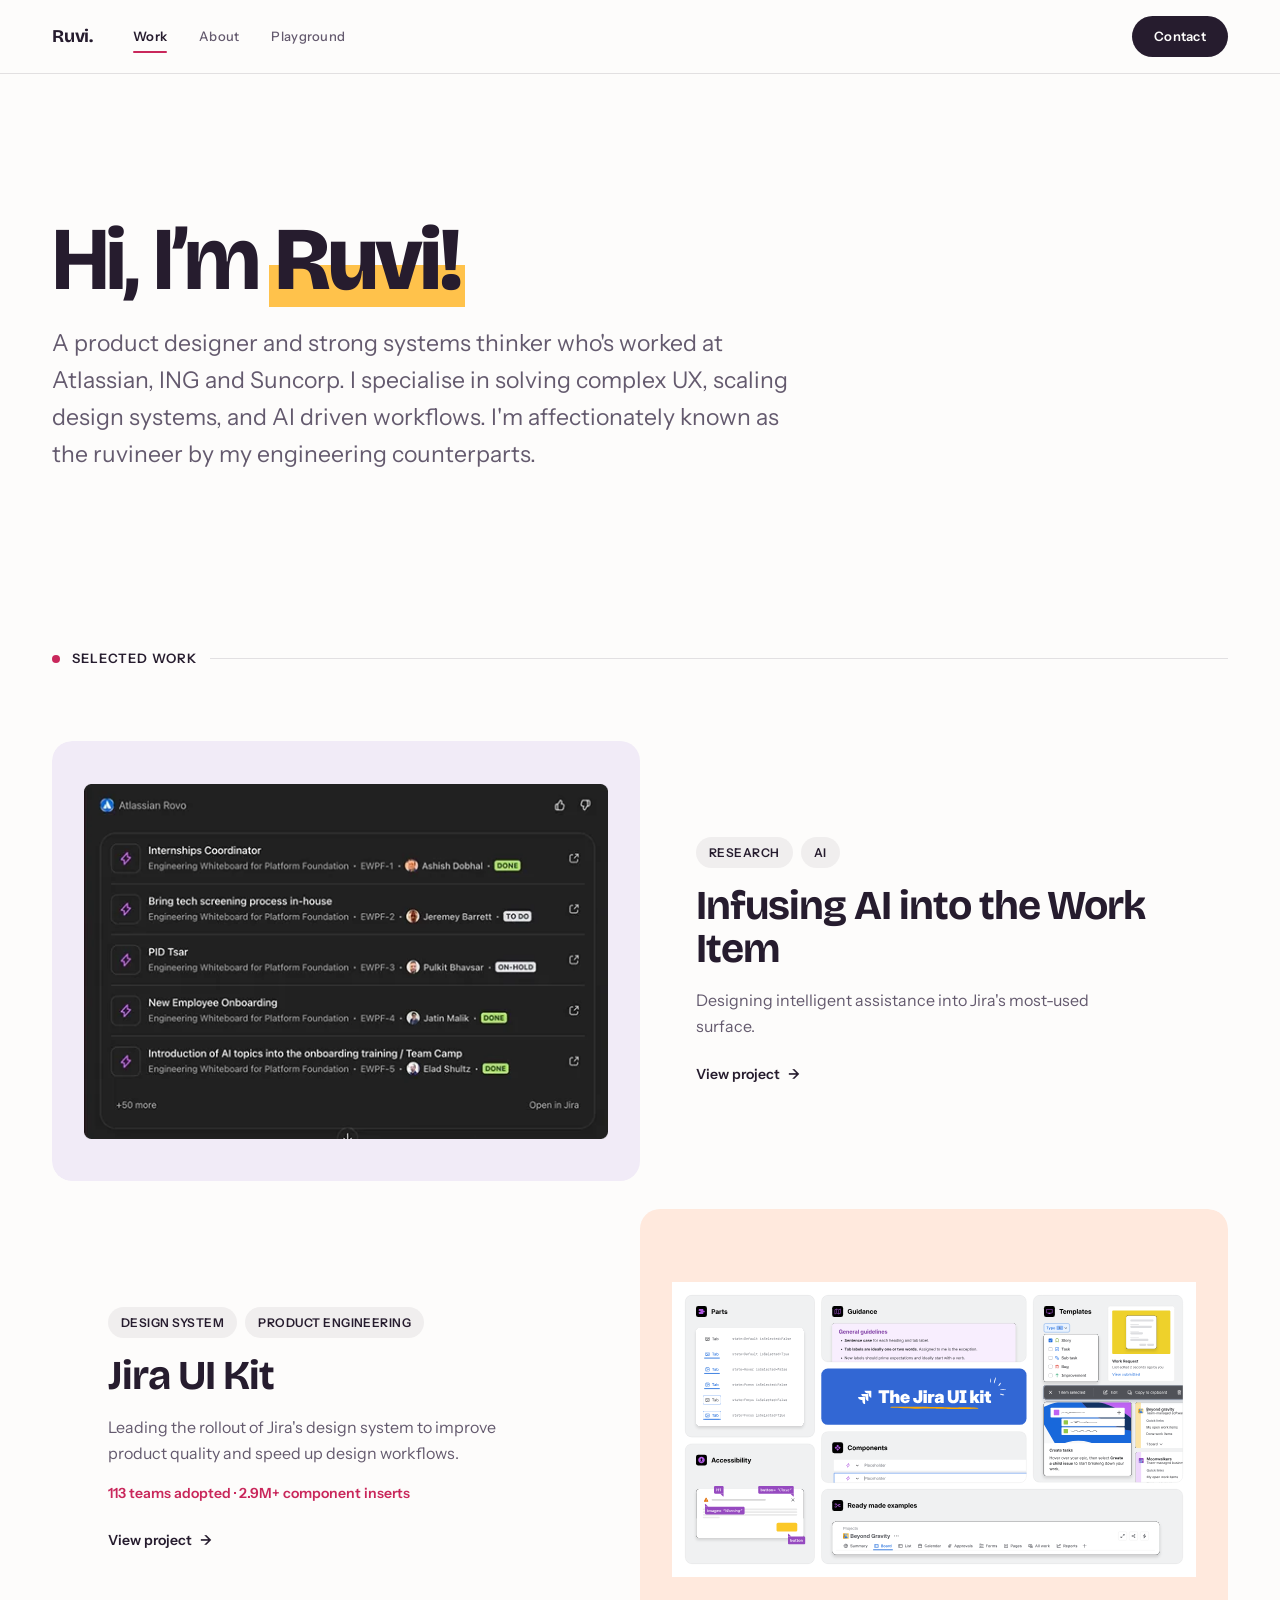
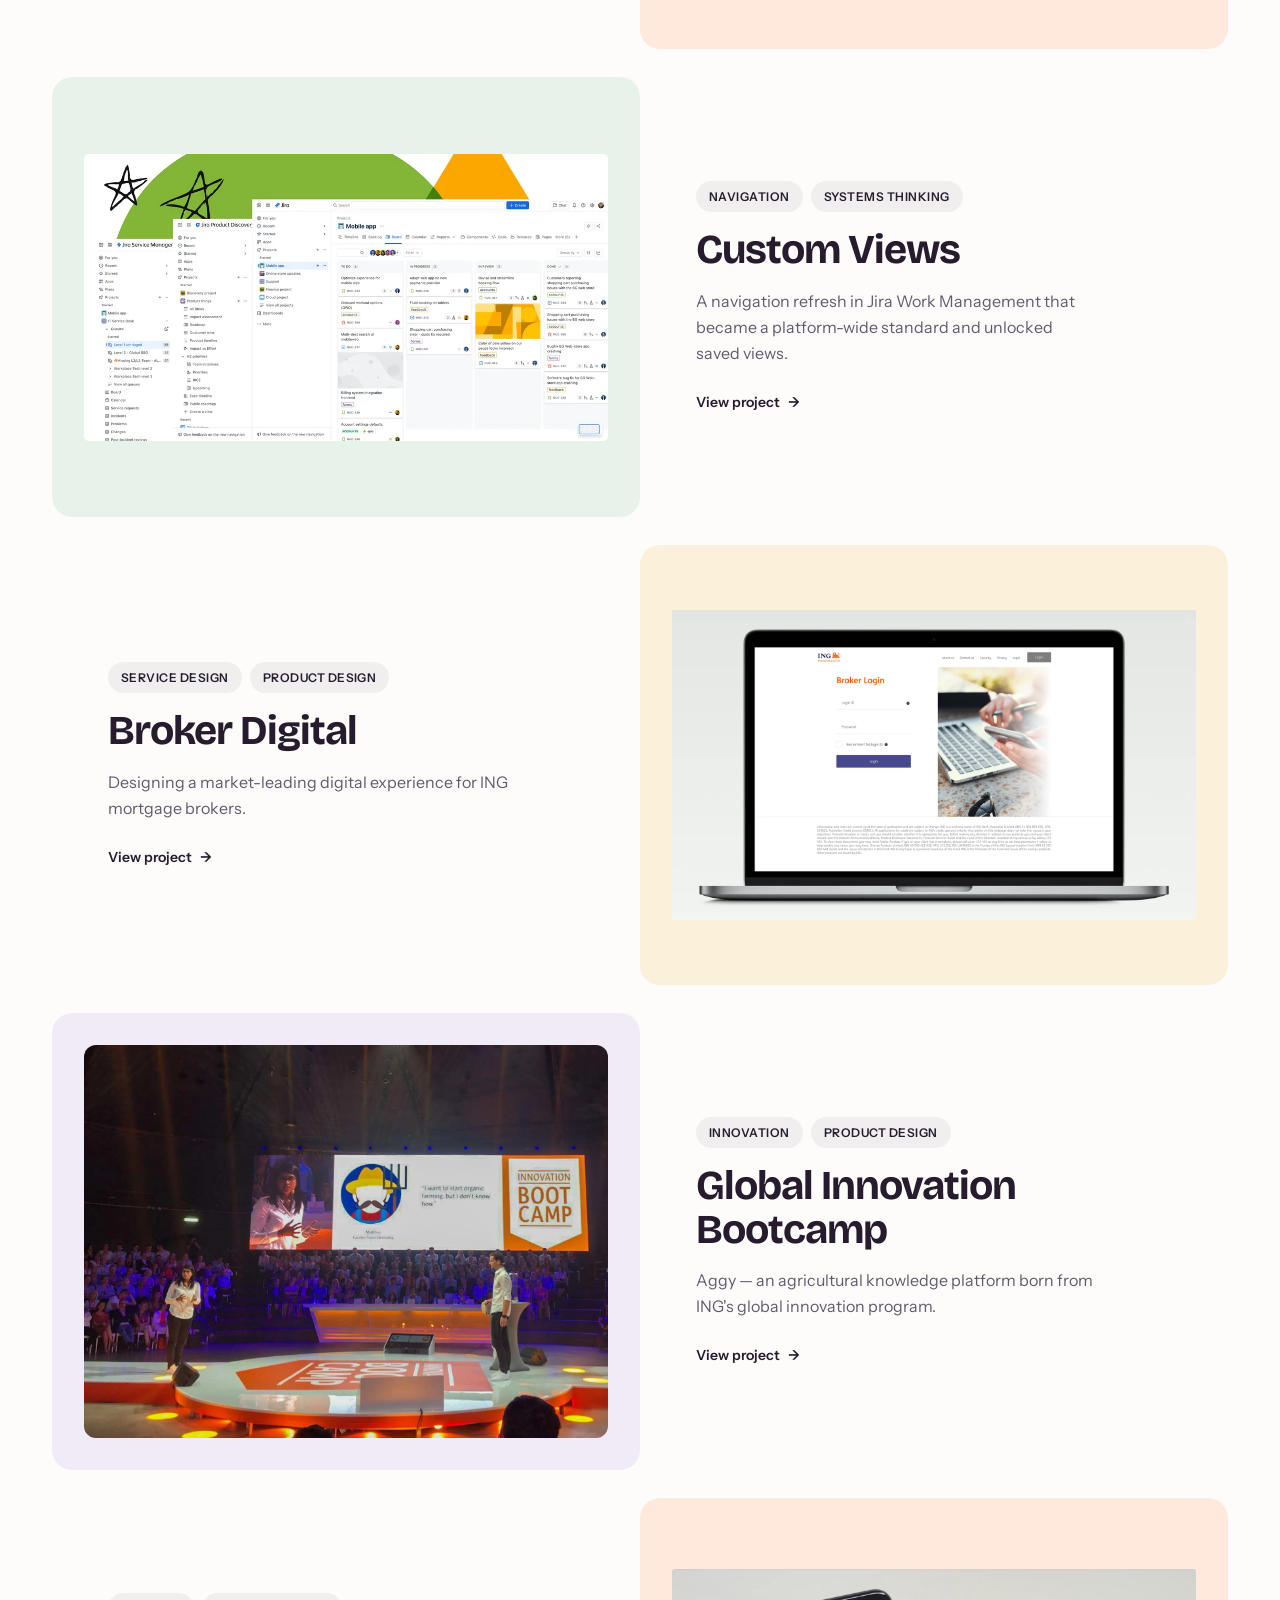
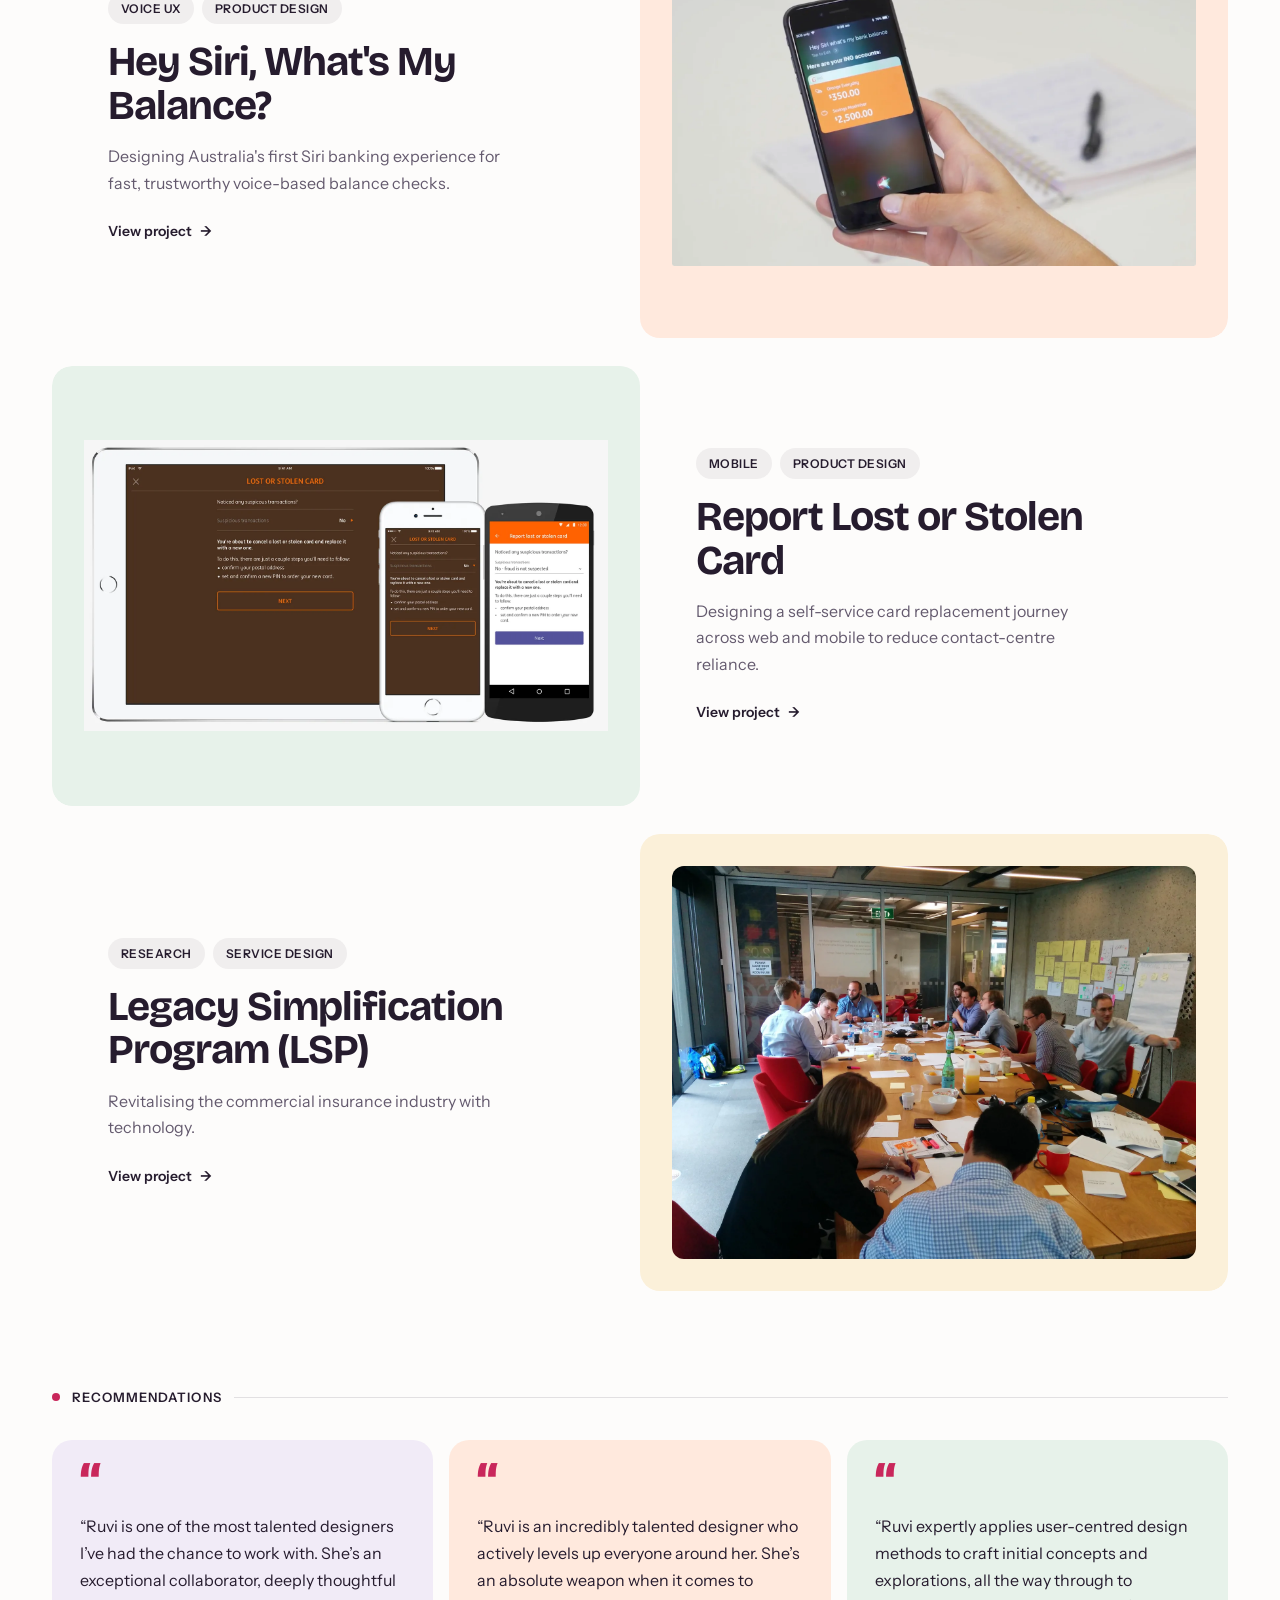
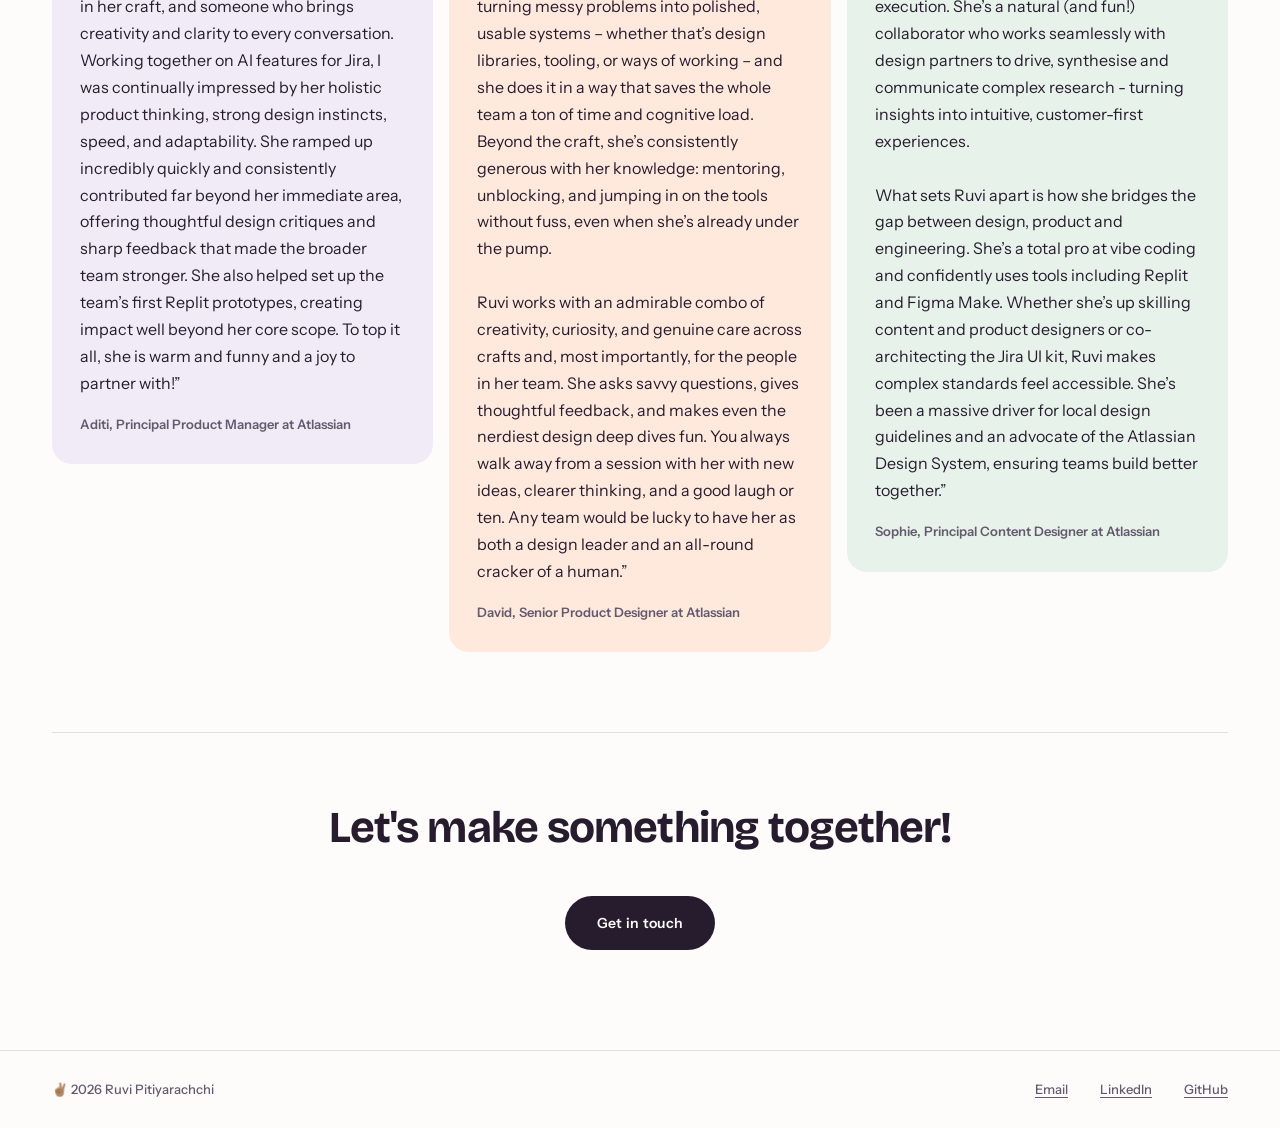
<file: index.html>
<!DOCTYPE html>
<html lang="en">
<head>
  <meta charset="UTF-8" />
  <meta name="viewport" content="width=device-width, initial-scale=1.0"/>
  <title>Ruvi Pitiyarachchi | Product designer</title>
  <link rel="preconnect" href="https://fonts.googleapis.com">
  <link rel="preconnect" href="https://fonts.gstatic.com" crossorigin>
  <link href="https://fonts.googleapis.com/css2?family=Bricolage+Grotesque:opsz,wght@12..96,400..800&family=Instrument+Sans:ital,wght@0,400..700;1,400&display=swap" rel="stylesheet">
  <link rel="icon" href="assets/RPlogo.svg" type="image/svg+xml">
  <link rel="stylesheet" href="styles.css">
  <!-- Cloudflare Web Analytics --><script defer src='https://static.cloudflareinsights.com/beacon.min.js' data-cf-beacon='{"token": "86b4cdd747f14f0dbbcfd51ddf15e30e"}'></script><!-- End Cloudflare Web Analytics -->
</head>
<body class="page-home">

  <!-- SKIP LINK -->
  <a href="#main-content" class="skip-link">Skip to main content</a>

  <!-- Navigation loaded via fetch -->
  <div id="nav-mount"></div>
  <script>
    var navPath = window.location.pathname.includes('/projects/') ? '../nav.html' : './nav.html';
    fetch(navPath)
      .then(r => r.text())
      .then(function(html) {
        var mount = document.getElementById('nav-mount');
        mount.outerHTML = html;
        // Set active nav link
        var filename = window.location.pathname.split('/').pop() || 'index.html';
        document.querySelectorAll('.sidebar-nav a, .mobile-nav a').forEach(function(a) {
          var linkFile = a.getAttribute('href').split('/').pop() || 'index.html';
          if (linkFile === filename) a.setAttribute('aria-current', 'page');
        });

        setTimeout(function() {
          const menuBtn = document.getElementById('mobileMenuBtn');
          const mobileNav = document.getElementById('mobileNav');
          if (menuBtn && mobileNav) {
            const closeMobileMenu = () => {
              menuBtn.setAttribute('aria-expanded', 'false');
              mobileNav.setAttribute('hidden', '');
              mobileNav.classList.remove('open');
              document.body.classList.remove('no-scroll');
            };
            menuBtn.addEventListener('click', () => {
              const isOpen = menuBtn.getAttribute('aria-expanded') === 'true';
              menuBtn.setAttribute('aria-expanded', isOpen ? 'false' : 'true');
              if (!isOpen) {
                mobileNav.removeAttribute('hidden');
                mobileNav.classList.add('open');
                document.body.classList.add('no-scroll');
              } else {
                closeMobileMenu();
              }
            });
            mobileNav.querySelectorAll('a').forEach(link => {
              link.addEventListener('click', closeMobileMenu);
            });
            document.addEventListener('keydown', e => {
              if (e.key === 'Escape' && mobileNav.classList.contains('open')) {
                closeMobileMenu();
                menuBtn.focus();
              }
            });
          }
        }, 0);
      });
  </script>

  <!-- MAIN -->
  <main id="main-content">

    <!-- HERO -->
    <div class="hero" id="about">
      <!-- <p class="hero-label" aria-hidden="true">Portfolio · 2026</p> -->
      <div class="hero-top">
        <div class="hero-head">
          <h1 class="hero-name">Hi, I’m <em>Ruvi!</em></h1>
          <!-- <p class="hero-role">Product Designer</p> -->
        </div>
      </div>
      <p class="hero-bio">A product designer and strong systems thinker who's worked at Atlassian, ING and Suncorp. I specialise in solving complex UX, scaling design systems, and AI driven workflows. I'm affectionately known as the ruvineer by my engineering counterparts.</p>
    </div>

    <!-- WORK -->
    <section id="work" aria-labelledby="work-heading">
      <h2 class="section-heading" id="work-heading">Selected work</h2>
      <div class="work-list" role="list">

        <div class="work-row" role="listitem">
          <a class="work-row-image" href="projects/ai-work-item.html" aria-hidden="true" tabindex="-1"><img src="assets/projects/ai-work-item/ChatGPTUI2.webp" alt="" decoding="async"></a>
          <div class="work-row-text">
            <div class="work-row-tags">
              <span class="work-row-tag">Research</span>
              <span class="work-row-tag">AI</span>
              <!-- <span class="work-row-tag">2026</span> -->
            </div>
            <h3 class="work-row-title">Infusing AI into the Work Item</h3>
            <p class="work-row-brief">Designing intelligent assistance into Jira's most-used surface.</p>
            <a href="projects/ai-work-item.html" class="work-row-link" aria-label="View project: Infusing AI into the Work Item">View project</a>
          </div>
        </div>

        <div class="work-row" role="listitem">
          <a class="work-row-image" href="projects/jira-ui-kit.html" aria-hidden="true" tabindex="-1"><img src="assets/projects/jira-ui-kit/JiraUIKitHero.svg" alt="" loading="lazy" decoding="async"></a>
          <div class="work-row-text">
            <div class="work-row-tags">
              <span class="work-row-tag">Design System</span>
              <span class="work-row-tag">Product engineering</span>
              <!-- <span class="work-row-tag">2026</span> -->
            </div>
            <h3 class="work-row-title">Jira UI Kit</h3>
            <p class="work-row-brief">Leading the rollout of Jira's design system to improve product quality and speed up design workflows.</p>
            <p class="work-row-metric">113 teams adopted · 2.9M+ component inserts</p>
            <!-- TODO Ruvi: add a one-line outcome metric to each remaining card -->
            <a href="projects/jira-ui-kit.html" class="work-row-link" aria-label="View project: Jira UI Kit">View project</a>
          </div>
        </div>

        <div class="work-row" role="listitem">
          <a class="work-row-image" href="projects/custom-views.html" aria-hidden="true" tabindex="-1"><img src="assets/projects/custom-views/Jira.webp" alt="" loading="lazy" decoding="async"></a>
          <div class="work-row-text">
            <div class="work-row-tags">
              <span class="work-row-tag">Navigation</span>
              <span class="work-row-tag">Systems thinking</span>
            </div>
            <h3 class="work-row-title">Custom Views</h3>
            <p class="work-row-brief">A navigation refresh in Jira Work Management that became a platform-wide standard and unlocked saved views.</p>
            <a href="projects/custom-views.html" class="work-row-link" aria-label="View project: Custom Views">View project</a>
          </div>
        </div>

        <div class="work-row" role="listitem">
          <a class="work-row-image" href="projects/broker-digital.html" aria-hidden="true" tabindex="-1"><img src="assets/projects/broker-digital/hero.webp" alt="" loading="lazy" decoding="async"></a>
          <div class="work-row-text">
            <div class="work-row-tags">
              <span class="work-row-tag">Service design</span>
              <span class="work-row-tag">Product design</span>
              <!-- <span class="work-row-tag">2018</span> -->
            </div>
            <h3 class="work-row-title">Broker Digital</h3>
            <p class="work-row-brief">Designing a market-leading digital experience for ING mortgage brokers.</p>
            <a href="projects/broker-digital.html" class="work-row-link" aria-label="View project: Broker Digital">View project</a>
          </div>
        </div>

        <div class="work-row" role="listitem">
          <a class="work-row-image" href="projects/global-innovation-bootcamp.html" aria-hidden="true" tabindex="-1"><img src="assets/projects/global-innovation-bootcamp/pitch-2.webp" alt="" loading="lazy" decoding="async"></a>
          <div class="work-row-text">
            <div class="work-row-tags">
              <span class="work-row-tag">Innovation</span>
              <span class="work-row-tag">Product design</span>
              <!-- <span class="work-row-tag">2018</span> -->
            </div>
            <h3 class="work-row-title">Global Innovation Bootcamp</h3>
            <p class="work-row-brief">Aggy — an agricultural knowledge platform born from ING's global innovation program.</p>
            <a href="projects/global-innovation-bootcamp.html" class="work-row-link" aria-label="View project: Global Innovation Bootcamp">View project</a>
          </div>
        </div>

        <div class="work-row" role="listitem">
          <a class="work-row-image" href="projects/siri-balance.html" aria-hidden="true" tabindex="-1"><img src="assets/projects/siri-balance/siri-hero.webp" alt="" loading="lazy" decoding="async"></a>
          <div class="work-row-text">
            <div class="work-row-tags">
              <span class="work-row-tag">Voice UX</span>
              <span class="work-row-tag">Product design</span>
              <!-- <span class="work-row-tag">2017</span> -->
            </div>
            <h3 class="work-row-title">Hey Siri, What's My Balance?</h3>
            <p class="work-row-brief">Designing Australia's first Siri banking experience for fast, trustworthy voice-based balance checks.</p>
            <a href="projects/siri-balance.html" class="work-row-link" aria-label="View project: Hey Siri, What's My Balance?">View project</a>
          </div>
        </div>

        <div class="work-row" role="listitem">
          <a class="work-row-image" href="projects/report-lost-or-stolen-card.html" aria-hidden="true" tabindex="-1"><img src="assets/projects/report-lost-or-stolen-card/lost-hero-2.webp" alt="" loading="lazy" decoding="async"></a>
          <div class="work-row-text">
            <div class="work-row-tags">
              <span class="work-row-tag">Mobile</span>
              <span class="work-row-tag">Product design</span>
              <!-- <span class="work-row-tag">2018</span> -->
            </div>
            <h3 class="work-row-title">Report Lost or Stolen Card</h3>
            <p class="work-row-brief">Designing a self-service card replacement journey across web and mobile to reduce contact-centre reliance.</p>
            <a href="projects/report-lost-or-stolen-card.html" class="work-row-link" aria-label="View project: Report Lost or Stolen Card">View project</a>
          </div>
        </div>

        <div class="work-row" role="listitem">
          <a class="work-row-image" href="projects/lsp.html" aria-hidden="true" tabindex="-1"><img src="assets/projects/lsp/wc-workshop-photo.webp" alt="" loading="lazy" decoding="async"></a>
          <div class="work-row-text">
            <div class="work-row-tags">
              <span class="work-row-tag">Research</span>
              <span class="work-row-tag">Service design</span>
              <!-- <span class="work-row-tag">Insurance</span> -->
            </div>
            <h3 class="work-row-title">Legacy Simplification Program (LSP)</h3>
            <p class="work-row-brief">Revitalising the commercial insurance industry with technology.</p>
            <a href="projects/lsp.html" class="work-row-link" aria-label="View project: Legacy Simplification Program (LSP)">View project</a>
          </div>
        </div>

      </div>
    </section>

    <!-- RECOMMENDATIONS -->
    <section id="recommendations" aria-labelledby="recommendations-heading">
      <h2 class="section-heading" id="recommendations-heading">Recommendations</h2>
      <div class="quotes-grid">
        <blockquote class="recommendation-card">
          <p>“Ruvi is one of the most talented designers I’ve had the chance to work with. She’s an exceptional collaborator, deeply thoughtful in her craft, and someone who brings creativity and clarity to every conversation. Working together on AI features for Jira, I was continually impressed by her holistic product thinking, strong design instincts, speed, and adaptability. She ramped up incredibly quickly and consistently contributed far beyond her immediate area, offering thoughtful design critiques and sharp feedback that made the broader team stronger. She also helped set up the team’s first Replit prototypes, creating impact well beyond her core scope. To top it all, she is warm and funny and a joy to partner with!”</p>
          <cite>Aditi, Principal Product Manager at Atlassian</cite>
        </blockquote>

        <blockquote class="recommendation-card">
          <p>“Ruvi is an incredibly talented designer who actively levels up everyone around her. She’s an absolute weapon when it comes to turning messy problems into polished, usable systems – whether that’s design libraries, tooling, or ways of working – and she does it in a way that saves the whole team a ton of time and cognitive load. Beyond the craft, she’s consistently generous with her knowledge: mentoring, unblocking, and jumping in on the tools without fuss, even when she’s already under the pump.

          <br><br>Ruvi works with an admirable combo of creativity, curiosity, and genuine care across crafts and, most importantly, for the people in her team. She asks savvy questions, gives thoughtful feedback, and makes even the nerdiest design deep dives fun. You always walk away from a session with her with new ideas, clearer thinking, and a good laugh or ten. Any team would be lucky to have her as both a design leader and an all-round cracker of a human.”</p>
          <cite>David, Senior Product Designer at Atlassian</cite>
        </blockquote>

        <blockquote class="recommendation-card">
          <p>“Ruvi expertly applies user-centred design methods to craft initial concepts and explorations, all the way through to execution. She’s a natural (and fun!) collaborator who works seamlessly with design partners to drive, synthesise and communicate complex research - turning insights into intuitive, customer-first experiences.
              <br><br>What sets Ruvi apart is how she bridges the gap between design, product and engineering. She’s a total pro at vibe coding and confidently uses tools including Replit and Figma Make. Whether she’s up skilling content and product designers or co-architecting the Jira UI kit, Ruvi makes complex standards feel accessible. She’s been a massive driver for local design guidelines and an advocate of the Atlassian Design System, ensuring teams build better together.”</p>
          <cite>Sophie, Principal Content Designer at Atlassian</cite>
        </blockquote>


      </div>
    </section>

    <!-- CTA -->
    <div class="cta-wrap" id="contact">
      <p class="cta-text">Let's make something together!</p>
      <a href="mailto:ruvi.pit@gmail.com" class="cta-btn">Get in touch</a>
    </div>

  </main>

  <div id="footer-mount"></div>
  <script>
    (function() {
      var path = window.location.pathname.includes('/projects/') ? '../footer.html' : './footer.html';
      fetch(path).then(function(r) { return r.text(); }).then(function(html) {
        var el = document.getElementById('footer-mount');
        if (el) el.outerHTML = html;
      });
    })();
  </script>

  <script>
    // Scroll-choreographed reveals (skipped for reduced-motion users)
    (function () {
      if (window.matchMedia('(prefers-reduced-motion: reduce)').matches) return;
      document.body.classList.add('js-reveal');
      var targets = document.querySelectorAll('.work-row, .quotes-grid blockquote, .section-heading, .cta-wrap');
      targets.forEach(function (el) { el.classList.add('reveal'); });
      var io = new IntersectionObserver(function (entries) {
        entries.forEach(function (e) {
          if (e.isIntersecting) { e.target.classList.add('in-view'); io.unobserve(e.target); }
        });
      }, { threshold: 0.12, rootMargin: '0px 0px -8% 0px' });
      targets.forEach(function (el) { io.observe(el); });
    })();
  </script>
</body>
</html>
</file>
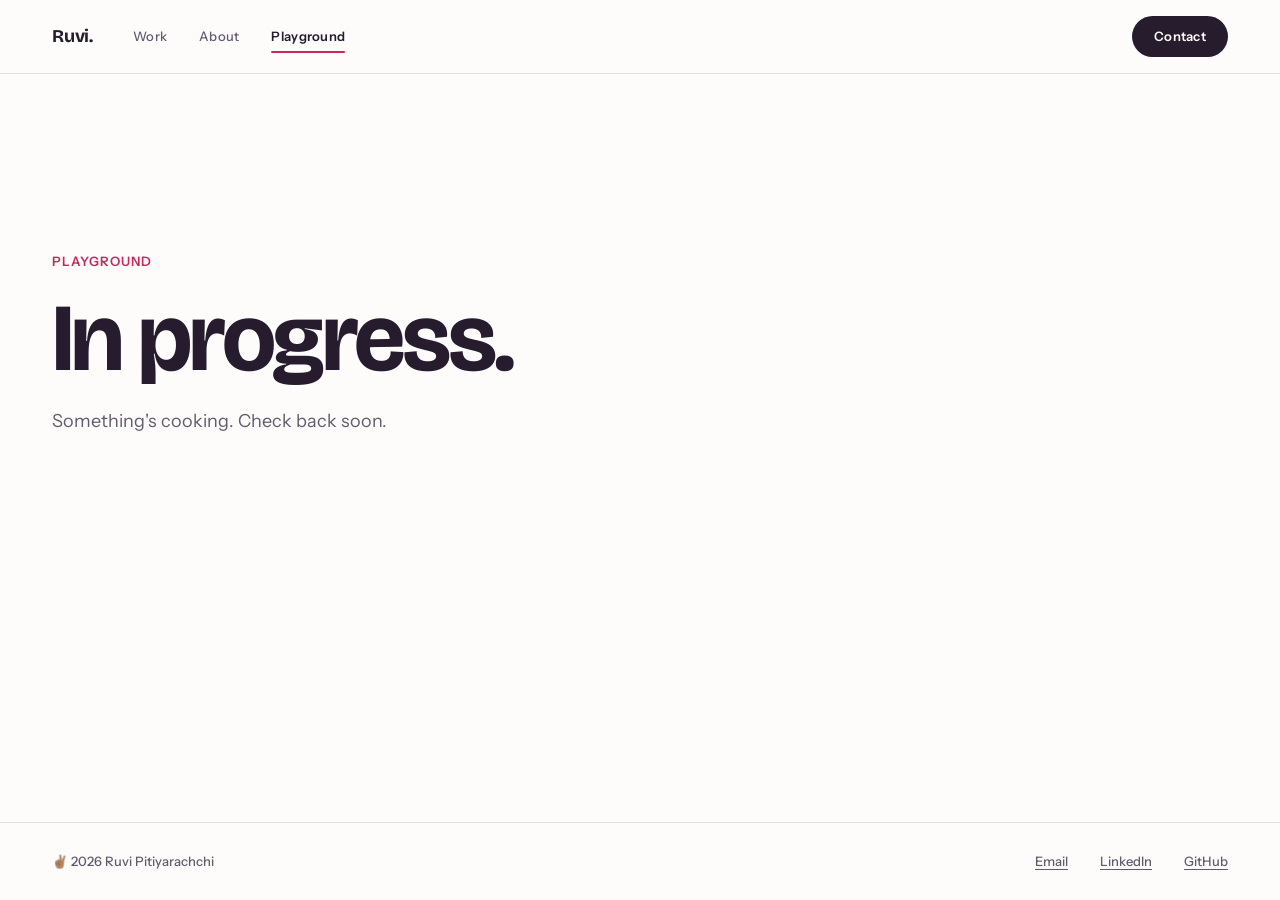
<file: playground.html>
<!DOCTYPE html>
<html lang="en">
<head>
  <meta charset="UTF-8" />
  <meta name="viewport" content="width=device-width, initial-scale=1.0"/>
  <title>Playground — Ruvi Pitiyarachchi</title>
  <link rel="preconnect" href="https://fonts.googleapis.com">
  <link rel="preconnect" href="https://fonts.gstatic.com" crossorigin>
  <link href="https://fonts.googleapis.com/css2?family=Bricolage+Grotesque:opsz,wght@12..96,400..800&family=Instrument+Sans:ital,wght@0,400..700;1,400&display=swap" rel="stylesheet">
  <link rel="icon" href="assets/RPlogo.svg" type="image/svg+xml">
  <link rel="stylesheet" href="styles.css">
  <!-- Cloudflare Web Analytics --><script defer src='https://static.cloudflareinsights.com/beacon.min.js' data-cf-beacon='{"token": "86b4cdd747f14f0dbbcfd51ddf15e30e"}'></script><!-- End Cloudflare Web Analytics -->
</head>
<body class="page-playground">

  <!-- SKIP LINK -->
  <a href="#main-content" class="skip-link">Skip to main content</a>

  <!-- Navigation loaded via fetch -->
  <div id="nav-mount"></div>
  <script>
    var navPath = './nav.html';
    fetch(navPath)
      .then(r => r.text())
      .then(function(html) {
        var mount = document.getElementById('nav-mount');
        mount.outerHTML = html;

        // Set active nav link
        var filename = window.location.pathname.split('/').pop() || 'index.html';
        document.querySelectorAll('.sidebar-nav a, .mobile-nav a').forEach(function(a) {
          var linkFile = a.getAttribute('href').split('/').pop() || 'index.html';
          if (linkFile === filename) a.setAttribute('aria-current', 'page');
        });

        setTimeout(function() {
          const menuBtn = document.getElementById('mobileMenuBtn');
          const mobileNav = document.getElementById('mobileNav');
          if (menuBtn && mobileNav) {
            const closeMobileMenu = () => {
              menuBtn.setAttribute('aria-expanded', 'false');
              mobileNav.setAttribute('hidden', '');
              mobileNav.classList.remove('open');
              document.body.classList.remove('no-scroll');
            };
            menuBtn.addEventListener('click', () => {
              const isOpen = menuBtn.getAttribute('aria-expanded') === 'true';
              menuBtn.setAttribute('aria-expanded', isOpen ? 'false' : 'true');
              if (!isOpen) {
                mobileNav.removeAttribute('hidden');
                mobileNav.classList.add('open');
                document.body.classList.add('no-scroll');
              } else {
                closeMobileMenu();
              }
            });
            mobileNav.querySelectorAll('a').forEach(link => {
              link.addEventListener('click', closeMobileMenu);
            });
            document.addEventListener('keydown', e => {
              if (e.key === 'Escape' && mobileNav.classList.contains('open')) {
                closeMobileMenu();
                menuBtn.focus();
              }
            });
          }
        }, 0);
      });
  </script>

  <!-- MAIN -->
  <main id="main-content">
    <section class="playground-hero" aria-labelledby="playground-heading">
      <span class="playground-label" aria-hidden="true">Playground</span>
      <h1 class="playground-heading" id="playground-heading">In progress.</h1>
      <p class="playground-sub">Something's cooking. Check back soon.</p>
    </section>
  </main>

  <div id="footer-mount"></div>
  <script>
    (function() {
      var path = window.location.pathname.includes('/projects/') ? '../footer.html' : './footer.html';
      fetch(path).then(function(r) { return r.text(); }).then(function(html) {
        var el = document.getElementById('footer-mount');
        if (el) el.outerHTML = html;
      });
    })();
  </script>

</body>
</html>
</file>
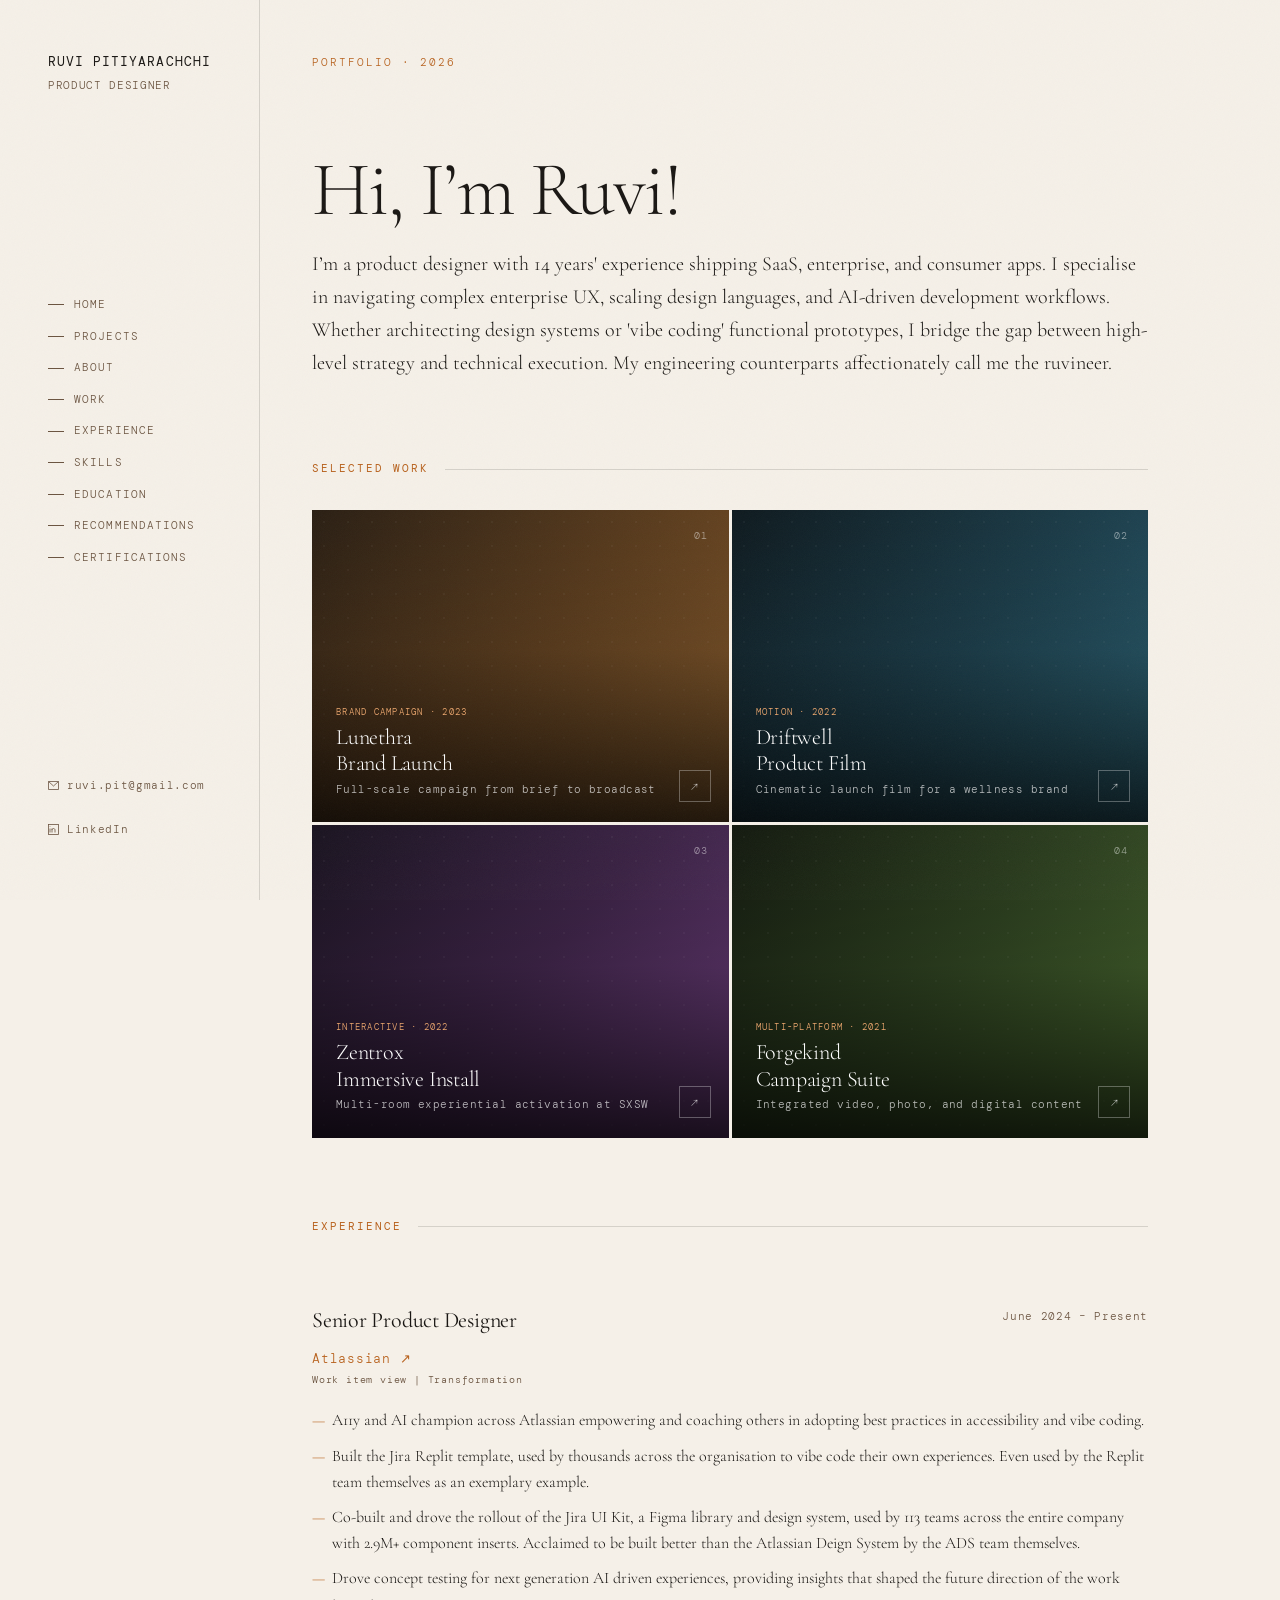
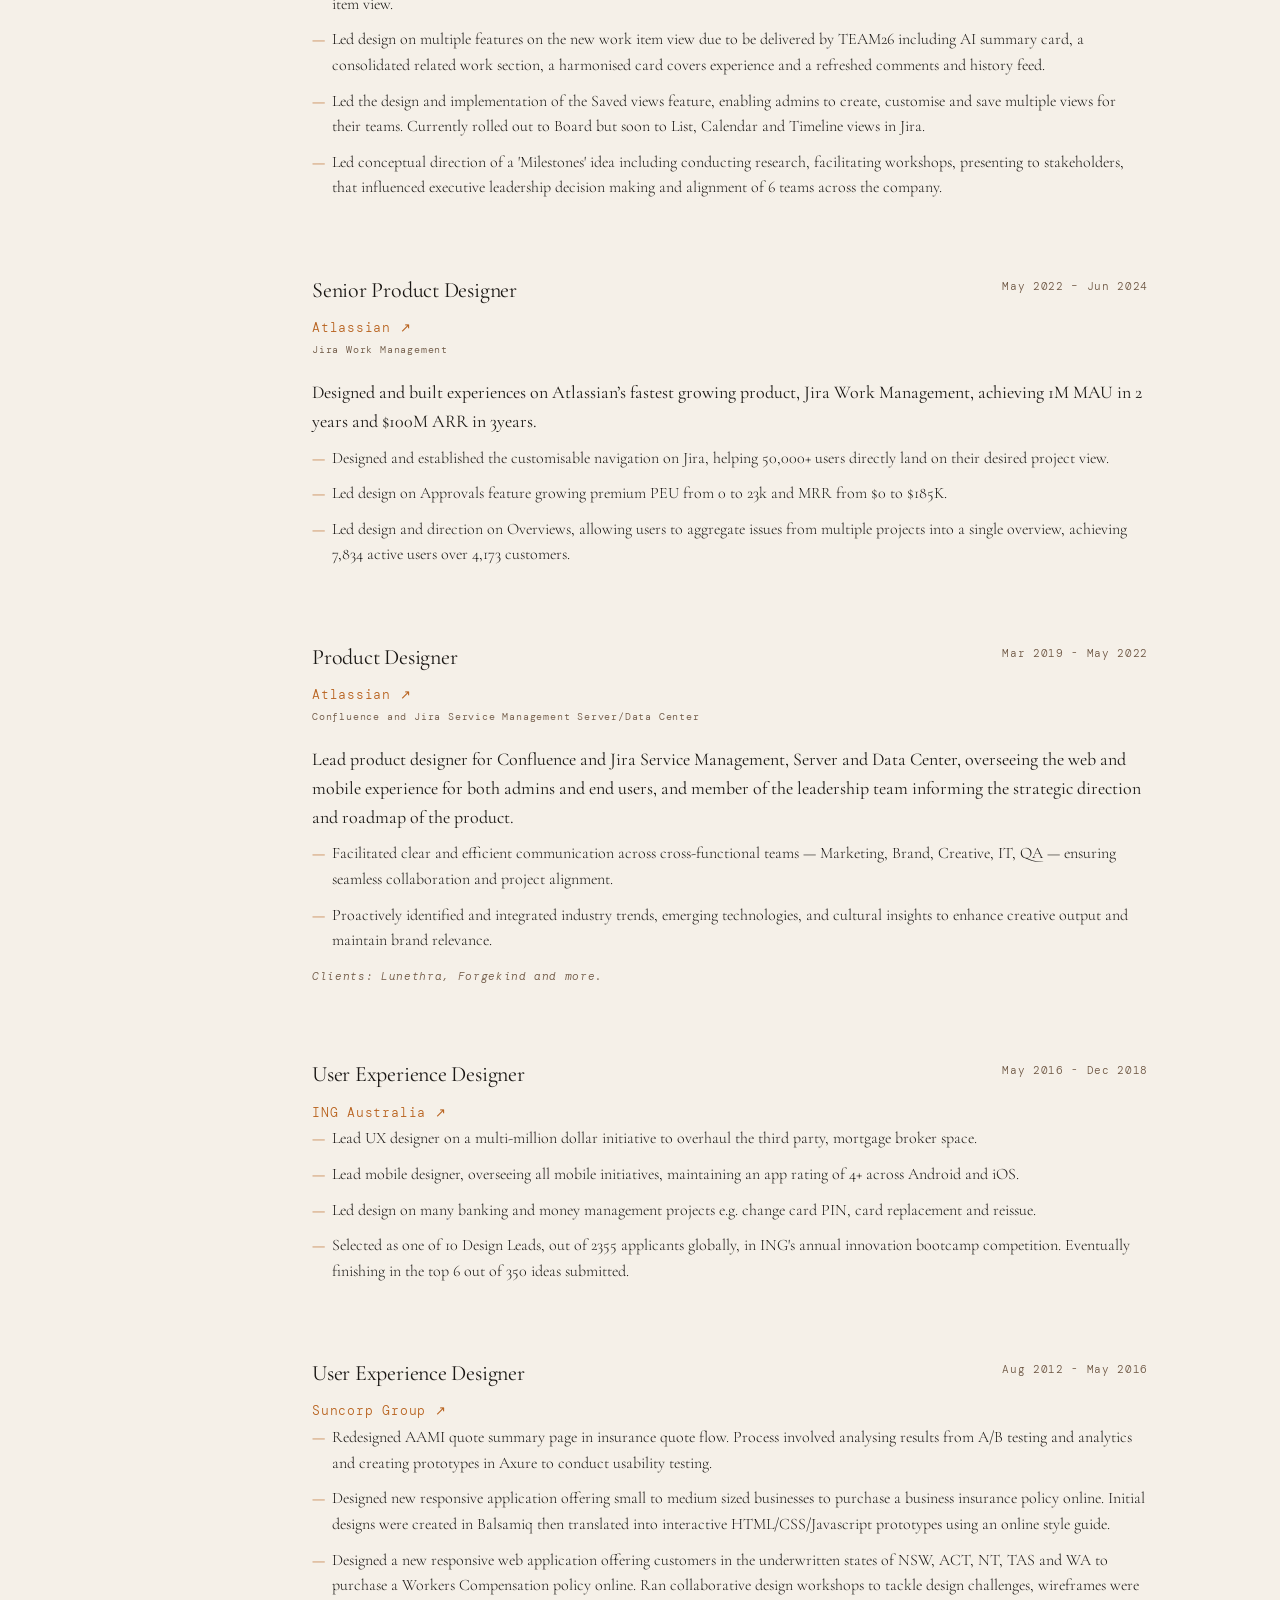
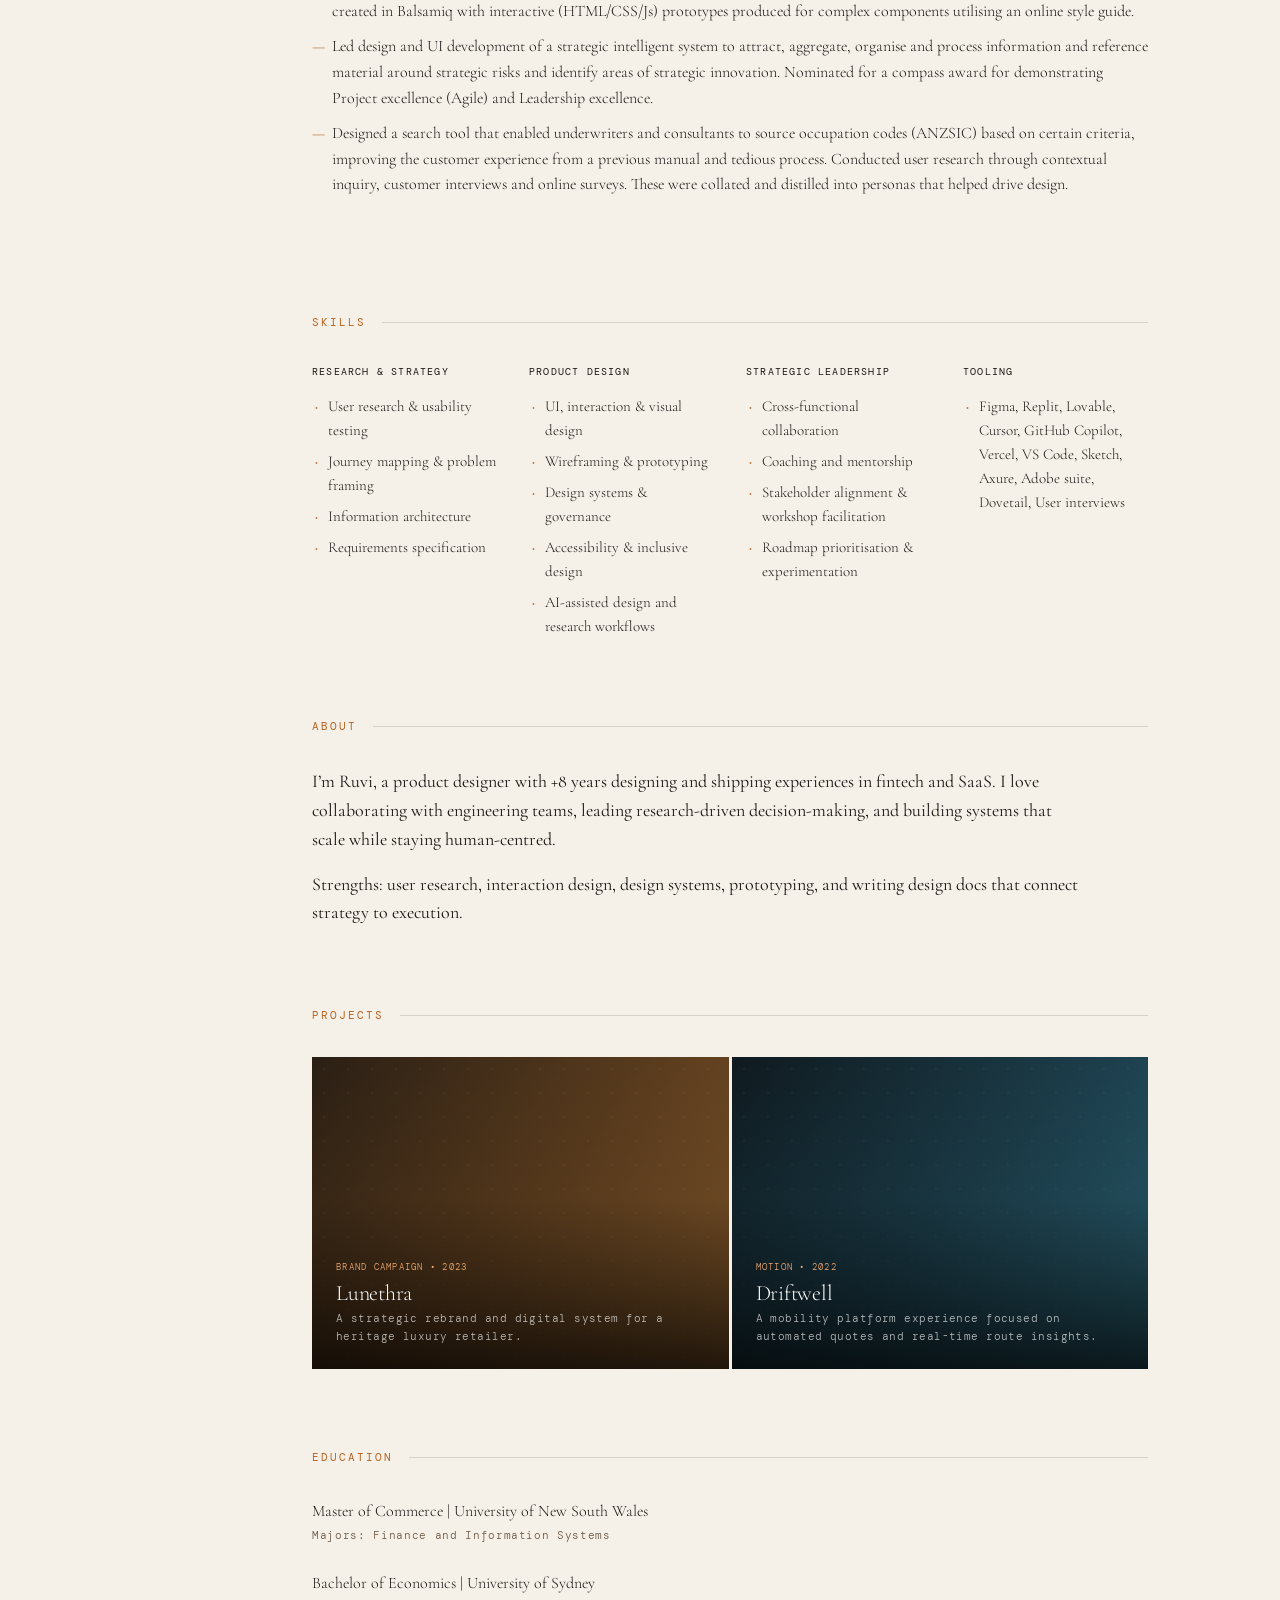
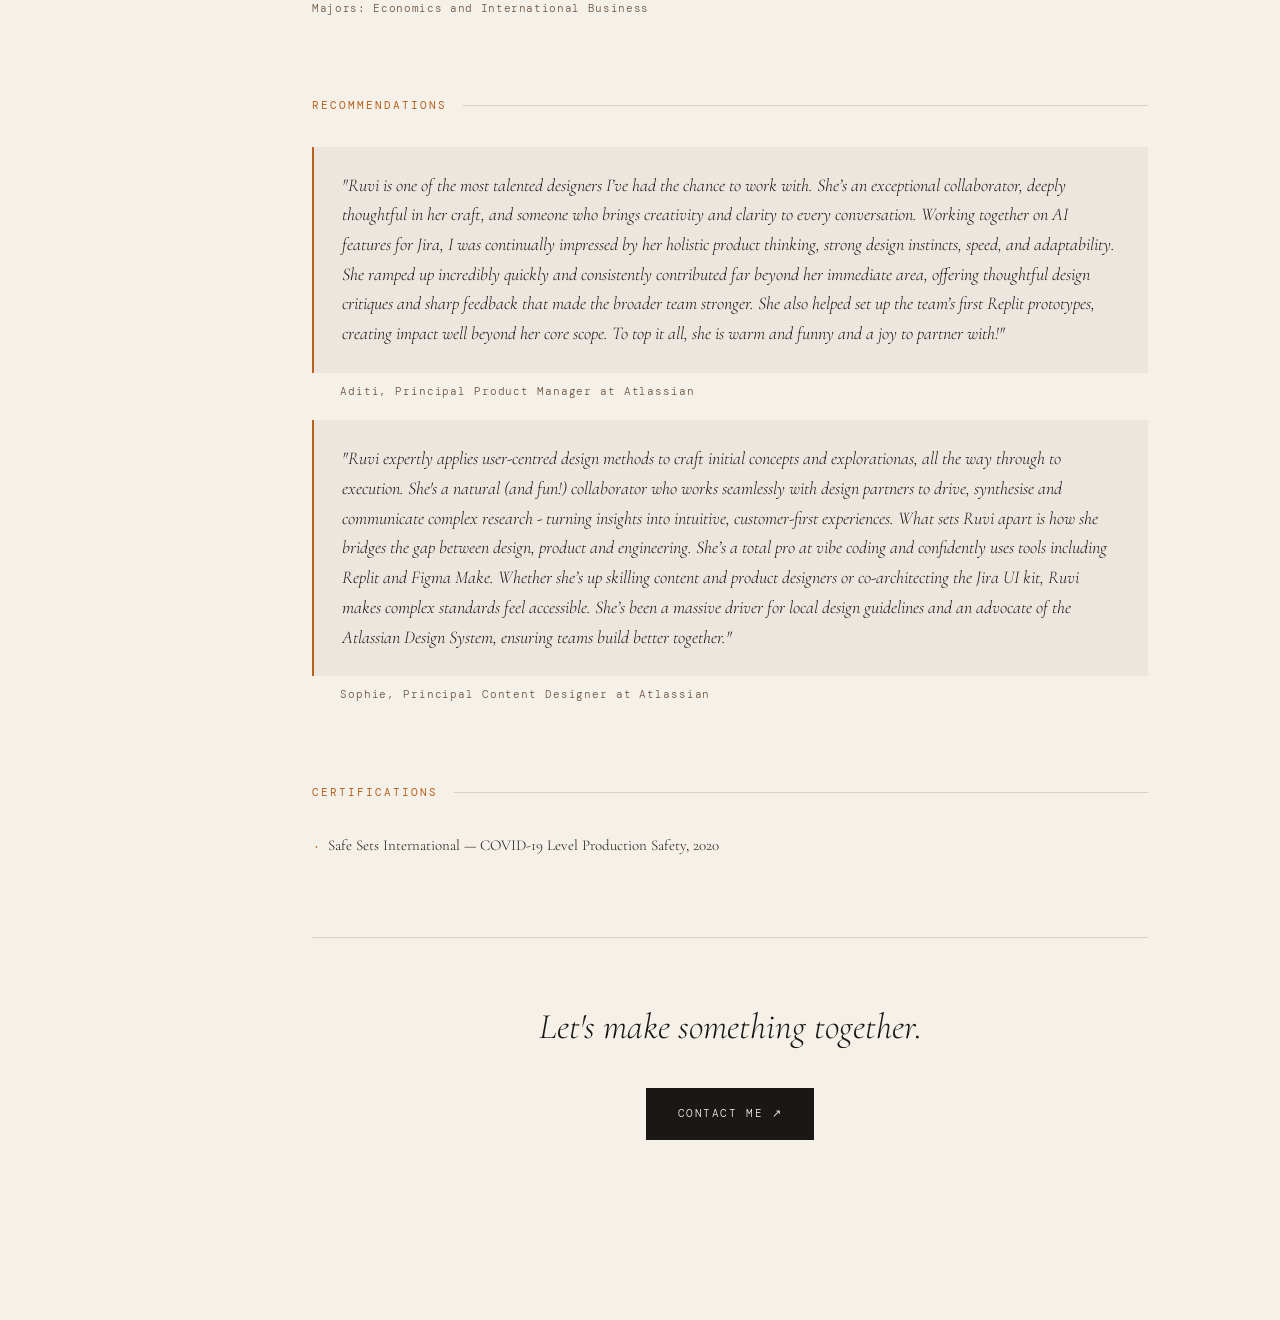
<file: portfolio_3.html>
<!DOCTYPE html>
<html lang="en">
<head>
  <meta charset="UTF-8" />
  <meta name="viewport" content="width=device-width, initial-scale=1.0"/>
  <title>Ruvi Pitiyarachchi | Product designer</title>
  <link rel="preconnect" href="https://fonts.googleapis.com">
  <link rel="preconnect" href="https://fonts.gstatic.com" crossorigin>
  <link href="https://fonts.googleapis.com/css2?family=Cormorant+Garamond:ital,wght@0,300;0,400;0,600;1,300;1,400&family=DM+Mono:wght@300;400&display=swap" rel="stylesheet">
  <style>
    /* ── RESET ── */
    *, *::before, *::after { box-sizing: border-box; margin: 0; padding: 0; }
    img, video, svg { display: block; max-width: 100%; }

    /* ── TOKENS ── */
    :root {
      --cream: #F5F0E8;
      --ink: #1A1714;
      /* Accessible warm-mid: darkened to pass AA on --cream at 12px+ */
      --warm-mid: #6B5440;
      --accent: #B8621E;          /* darkened from #C4773B for AA contrast */
      --accent-hover: #9A5018;
      --light-rule: rgba(26,23,20,0.14);
      --focus-ring: 2px solid #B8621E;
      --focus-offset: 3px;
    }

    /* ── SKIP LINK ── */
    .skip-link {
      position: absolute;
      top: -999px; left: 16px;
      background: var(--ink);
      color: var(--cream);
      font-family: 'DM Mono', monospace;
      font-size: 12px;
      letter-spacing: 0.1em;
      text-transform: uppercase;
      text-decoration: none;
      padding: 12px 20px;
      z-index: 9000;
      border: 2px solid var(--cream);
    }
    .skip-link:focus { top: 16px; }

    /* ── BASE ── */
    html { scroll-behavior: smooth; }
    section, .hero { scroll-margin-top: 56px; }

    body {
      background: var(--cream);
      color: var(--ink);
      font-family: 'Cormorant Garamond', Georgia, serif;
      font-size: 18px;
      line-height: 1.6;
      min-height: 100vh;
      -webkit-font-smoothing: antialiased;
    }

    body.no-scroll { overflow: hidden; }

    /* Reduced-motion: disable all animations */
    @media (prefers-reduced-motion: reduce) {
      *, *::before, *::after {
        animation-duration: 0.01ms !important;
        animation-iteration-count: 1 !important;
        transition-duration: 0.01ms !important;
        scroll-behavior: auto !important;
      }
    }

    /* Noise texture — decorative only */
    body::before {
      content: '';
      position: fixed;
      inset: 0;
      opacity: 0.03;
      background-image: url("data:image/svg+xml,%3Csvg viewBox='0 0 256 256' xmlns='http://www.w3.org/2000/svg'%3E%3Cfilter id='n'%3E%3CfeTurbulence type='fractalNoise' baseFrequency='0.9' numOctaves='4' stitchTiles='stitch'/%3E%3C/filter%3E%3Crect width='100%25' height='100%25' filter='url(%23n)'/%3E%3C/svg%3E");
      background-size: 200px 200px;
      pointer-events: none;
      z-index: 9999;
      aria-hidden: true;
    }

    /* ── GLOBAL FOCUS STYLE ── */
    :focus-visible {
      outline: var(--focus-ring);
      outline-offset: var(--focus-offset);
      border-radius: 1px;
    }

    /* ── SIDEBAR ── */
    .sidebar {
      position: fixed;
      top: 0; left: 0;
      width: 260px;
      height: 100vh;
      display: flex;
      flex-direction: column;
      justify-content: space-between;
      padding: 52px 40px 52px 48px;
      border-right: 1px solid var(--light-rule);
      z-index: 200;
      opacity: 0;
      animation: fadeUp 0.8s 0.1s forwards;
    }

    .sidebar-name {
      font-size: 13px;
      font-family: 'DM Mono', monospace;
      font-weight: 400;
      letter-spacing: 0.08em;
      text-transform: uppercase;
      color: var(--ink);
    }

    .sidebar-title {
      font-size: 11px;
      font-family: 'DM Mono', monospace;
      font-weight: 300;
      letter-spacing: 0.06em;
      text-transform: uppercase;
      color: var(--warm-mid);
      margin-top: 4px;
    }

    .sidebar-nav { list-style: none; display: flex; flex-direction: column; gap: 2px; }

    .sidebar-nav a {
      font-family: 'DM Mono', monospace;
      font-size: 11px;
      font-weight: 300;
      letter-spacing: 0.1em;
      text-transform: uppercase;
      color: var(--warm-mid);
      text-decoration: none;
      transition: color 0.2s;
      display: flex;
      align-items: center;
      gap: 10px;
      padding: 6px 0;
      /* Minimum touch target height via padding */
    }

    .sidebar-nav a::before {
      content: '';
      display: inline-block;
      width: 16px;
      height: 1px;
      background: currentColor;
      transition: width 0.25s;
      flex-shrink: 0;
    }

    .sidebar-nav a:hover,
    .sidebar-nav a:focus-visible { color: var(--accent); }
    .sidebar-nav a:hover::before { width: 26px; }

    .sidebar-nav a[aria-current="true"] {
      color: var(--ink);
      font-weight: 400;
    }

    .sidebar-nav a[aria-current="true"]::before { width: 26px; }

    .sidebar-contact { display: flex; flex-direction: column; gap: 8px; }

    .contact-link {
      font-family: 'DM Mono', monospace;
      font-size: 11px;
      font-weight: 300;
      letter-spacing: 0.06em;
      color: var(--warm-mid);
      text-decoration: none;
      transition: color 0.2s;
      display: flex;
      align-items: center;
      gap: 8px;
      padding: 4px 0;
      min-height: 36px;
    }

    .contact-link:hover,
    .contact-link:focus-visible { color: var(--accent); }

    /* ── MOBILE HEADER ── */
    .mobile-header {
      display: none;
      position: sticky;
      top: 0;
      z-index: 200;
      background: var(--cream);
      border-bottom: 1px solid var(--light-rule);
      padding: 16px 24px;
      align-items: center;
      justify-content: space-between;
    }

    .mobile-name {
      font-family: 'DM Mono', monospace;
      font-size: 12px;
      font-weight: 400;
      letter-spacing: 0.08em;
      text-transform: uppercase;
      color: var(--ink);
    }

    .mobile-menu-btn {
      background: none;
      border: 1px solid var(--light-rule);
      cursor: pointer;
      padding: 10px 14px;
      display: flex;
      flex-direction: column;
      gap: 5px;
      min-width: 44px;
      min-height: 44px;
      align-items: center;
      justify-content: center;
      transition: border-color 0.2s;
    }

    .mobile-menu-btn:hover,
    .mobile-menu-btn:focus-visible { border-color: var(--ink); }

    .mobile-menu-btn span {
      display: block;
      width: 20px;
      height: 1px;
      background: var(--ink);
      transition: transform 0.2s, opacity 0.2s;
    }

    .mobile-menu-btn[aria-expanded="true"] span:nth-child(1) { transform: translateY(6px) rotate(45deg); }
    .mobile-menu-btn[aria-expanded="true"] span:nth-child(2) { opacity: 0; }
    .mobile-menu-btn[aria-expanded="true"] span:nth-child(3) { transform: translateY(-6px) rotate(-45deg); }

    /* Mobile nav drawer */
    .mobile-nav {
      display: none;
      position: fixed;
      top: 0; left: 0; right: 0; bottom: 0;
      background: var(--cream);
      z-index: 190;
      flex-direction: column;
      justify-content: center;
      align-items: flex-start;
      padding: 80px 36px 48px;
      gap: 0;
    }

    .mobile-nav.open { display: flex; }

    .mobile-nav a {
      font-family: 'DM Mono', monospace;
      font-size: 13px;
      font-weight: 300;
      letter-spacing: 0.1em;
      text-transform: uppercase;
      color: var(--warm-mid);
      text-decoration: none;
      padding: 14px 0;
      width: 100%;
      border-bottom: 1px solid var(--light-rule);
      transition: color 0.2s;
      display: flex;
      align-items: center;
      justify-content: space-between;
      min-height: 52px;
    }

    .mobile-nav a:hover,
    .mobile-nav a:focus-visible { color: var(--ink); }

    .mobile-nav-contact {
      margin-top: 36px;
      display: flex;
      flex-direction: column;
      gap: 12px;
    }

    .mobile-nav-contact a {
      font-family: 'DM Mono', monospace;
      font-size: 11px;
      font-weight: 300;
      letter-spacing: 0.08em;
      color: var(--warm-mid);
      text-decoration: none;
      display: flex;
      align-items: center;
      gap: 8px;
      min-height: 44px;
      border: none;
      padding: 4px 0;
    }

    .mobile-nav-contact a:hover { color: var(--accent); }

    /* ── MAIN ── */
    main {
      margin-left: 260px;
      padding: 0 52px 120px 52px;
      max-width: min(1100px, calc(100vw - 340px));
      width: 100%;
    }

    /* ── HERO ── */
    .hero {
      padding: 54px 0 80px;
      /* border-bottom: 1px solid var(--light-rule);
      margin-bottom: 80px; */
      opacity: 0;
      animation: fadeUp 0.8s 0.3s forwards;
    }

    .hero-label {
      font-family: 'DM Mono', monospace;
      font-size: 11px;
      font-weight: 300;
      letter-spacing: 0.18em;
      text-transform: uppercase;
      color: var(--accent);
      margin-bottom: 80px;
    }

    .hero-name {
      font-size: clamp(48px, 6vw, 80px);
      font-weight: 300;
      line-height: 1.0;
      letter-spacing: -0.02em;
      color: var(--ink);
      margin-bottom: 0;
    }

    .hero-name em { font-style: normal; color: var(--ink); }

    .hero-role {
      font-family: 'DM Mono', monospace;
      font-size: 12px;
      font-weight: 300;
      letter-spacing: 0.14em;
      text-transform: uppercase;
      color: var(--warm-mid);
      margin-bottom: 40px;
    }

    .hero-top {
      display: flex;
      align-items: center;
      justify-content: flex-start;
      gap: 40px;
      max-width: 1100px;
    }

    .hero-head {
      flex: 1;
      min-width: 0;
      text-align: left;
    }

    .hero-photo {
      width: 220px;
      flex: 0 0 220px;
      aspect-ratio: 1 / 1;
      object-fit: cover;
      border: 1px solid var(--light-rule);
    }

    .hero-bio {
      font-size: 20px;
      font-weight: 300;
      line-height: 1.65;
      color: var(--ink);
      max-width: 860px;
      margin-top: 20px;
    }

    /* ── SECTIONS ── */
    section {
      margin-bottom: 80px;
      opacity: 0;
      animation: fadeUp 0.8s forwards;
    }

    section:nth-child(2) { animation-delay: 0.4s; }
    section:nth-child(3) { animation-delay: 0.5s; }
    section:nth-child(4) { animation-delay: 0.6s; }
    section:nth-child(5) { animation-delay: 0.7s; }
    section:nth-child(6) { animation-delay: 0.75s; }
    section:nth-child(7) { animation-delay: 0.8s; }
    section:nth-child(8) { animation-delay: 0.85s; }

    /* Section heading — visually styled as label, semantically h2 */
    .section-heading {
      font-family: 'DM Mono', monospace;
      font-size: 11px;
      font-weight: 400;
      letter-spacing: 0.18em;
      text-transform: uppercase;
      color: var(--accent);
      margin-bottom: 32px;
      display: flex;
      align-items: center;
      gap: 16px;
    }

    .section-heading::after {
      content: '';
      flex: 1;
      height: 1px;
      background: var(--light-rule);
    }

    /* ── WORK GRID ── */
    .work-grid {
      display: grid;
      grid-template-columns: 1fr 1fr;
      gap: 3px;
    }

    .work-card {
      position: relative;
      aspect-ratio: 4/3;
      cursor: pointer;
      overflow: hidden;
      background: var(--ink);
      /* Ensure min touch target height on small screens */
    }

    .work-card:nth-child(1) .card-bg { background: linear-gradient(135deg, #2a1f14 0%, #5c3d1e 50%, #8b5e2d 100%); }
    .work-card:nth-child(2) .card-bg { background: linear-gradient(135deg, #0f1a1f 0%, #1c3d4a 50%, #2d6678 100%); }
    .work-card:nth-child(3) .card-bg { background: linear-gradient(135deg, #1a1420 0%, #3d2447 50%, #6b3d7a 100%); }
    .work-card:nth-child(4) .card-bg { background: linear-gradient(135deg, #141a10 0%, #2d4020 50%, #4a6b30 100%); }

    .card-bg {
      position: absolute;
      inset: 0;
      transition: transform 0.6s cubic-bezier(0.16,1,0.3,1);
    }

    .work-card:hover .card-bg,
    .work-card:focus-visible .card-bg { transform: scale(1.04); }

    .work-card:focus-visible {
      outline: 3px solid var(--accent);
      outline-offset: 0;
      z-index: 1;
    }

    .card-bg::after {
      content: '';
      position: absolute;
      inset: 0;
      background-image: radial-gradient(circle, rgba(255,255,255,0.04) 1px, transparent 1px);
      background-size: 24px 24px;
    }

    .card-content {
      position: absolute;
      inset: 0;
      display: flex;
      flex-direction: column;
      justify-content: flex-end;
      padding: 24px;
      background: linear-gradient(to top, rgba(0,0,0,0.76) 0%, rgba(0,0,0,0.1) 55%, transparent 100%);
    }

    .card-index {
      position: absolute;
      top: 18px;
      right: 20px;
      font-family: 'DM Mono', monospace;
      font-size: 10px;
      font-weight: 300;
      letter-spacing: 0.12em;
      color: rgba(255,255,255,0.5);
    }

    .card-tag {
      font-family: 'DM Mono', monospace;
      font-size: 9px;
      font-weight: 300;
      letter-spacing: 0.14em;
      text-transform: uppercase;
      color: #F0AA70; /* light accent — passes on dark bg */
      margin-bottom: 5px;
    }

    .card-title {
      font-size: clamp(18px, 2.2vw, 22px);
      font-weight: 300;
      letter-spacing: -0.01em;
      color: #fff;
      line-height: 1.2;
      margin-bottom: 4px;
    }

    .card-brief {
      font-size: 11px;
      font-family: 'DM Mono', monospace;
      font-weight: 300;
      color: rgba(255,255,255,0.7);
      letter-spacing: 0.04em;
    }

    .card-arrow {
      position: absolute;
      bottom: 20px;
      right: 18px;
      width: 32px;
      height: 32px;
      border: 1px solid rgba(255,255,255,0.3);
      display: flex;
      align-items: center;
      justify-content: center;
      color: rgba(255,255,255,0.7);
      font-size: 14px;
      transition: background 0.2s, border-color 0.2s, color 0.2s;
      pointer-events: none; /* card handles the click */
    }

    .work-card:hover .card-arrow,
    .work-card:focus-visible .card-arrow {
      background: var(--accent);
      border-color: var(--accent);
      color: #fff;
    }

    /* ── CASE STUDY OVERLAY ── */
    .cs-overlay {
      position: fixed;
      inset: 0;
      z-index: 500;
      display: flex;
      pointer-events: none;
      opacity: 0;
      transition: opacity 0.35s ease;
    }

    .cs-overlay.open {
      pointer-events: all;
      opacity: 1;
    }

    .cs-backdrop {
      position: absolute;
      inset: 0;
      background: rgba(26,23,20,0.55);
      backdrop-filter: blur(4px);
      -webkit-backdrop-filter: blur(4px);
    }

    .cs-panel {
      position: relative;
      margin-left: auto;
      width: min(800px, 100%);
      height: 100vh;
      background: var(--cream);
      overflow-y: auto;
      overflow-x: hidden;
      transform: translateX(60px);
      transition: transform 0.5s cubic-bezier(0.16,1,0.3,1);
      border-left: 1px solid var(--light-rule);
    }

    .cs-overlay.open .cs-panel { transform: translateX(0); }

    /* Sticky topbar inside panel */
    .cs-topbar {
      position: sticky;
      top: 0;
      width: 100%;
      display: flex;
      justify-content: space-between;
      align-items: center;
      padding: 16px 40px;
      background: var(--cream);
      border-bottom: 1px solid var(--light-rule);
      z-index: 10;
    }

    .cs-counter {
      font-family: 'DM Mono', monospace;
      font-size: 11px;
      font-weight: 300;
      letter-spacing: 0.14em;
      color: var(--warm-mid);
    }

    .cs-close-btn {
      font-family: 'DM Mono', monospace;
      font-size: 11px;
      font-weight: 300;
      letter-spacing: 0.12em;
      text-transform: uppercase;
      color: var(--warm-mid);
      background: none;
      border: 1px solid var(--light-rule);
      padding: 10px 18px;
      min-height: 44px;
      cursor: pointer;
      transition: border-color 0.2s, color 0.2s;
    }

    .cs-close-btn:hover,
    .cs-close-btn:focus-visible { border-color: var(--ink); color: var(--ink); }

    .cs-body { padding: 48px 52px 80px; }

    /* Case study inner */
    .cs-hero-vis {
      width: 100%;
      aspect-ratio: 16/7;
      margin-bottom: 40px;
      overflow: hidden;
      position: relative;
      border-radius: 0;
    }

    .cs-vis-bg { position: absolute; inset: 0; }

    .cs-vis-bg::after {
      content: '';
      position: absolute;
      inset: 0;
      background-image: radial-gradient(circle, rgba(255,255,255,0.05) 1px, transparent 1px);
      background-size: 20px 20px;
    }

    .cs-meta-row {
      display: flex;
      gap: 32px;
      margin-bottom: 32px;
      flex-wrap: wrap;
    }

    .cs-meta-item { display: flex; flex-direction: column; gap: 4px; }

    .cs-meta-key {
      font-family: 'DM Mono', monospace;
      font-size: 9px;
      font-weight: 400;
      letter-spacing: 0.16em;
      text-transform: uppercase;
      color: var(--warm-mid);
    }

    .cs-meta-val {
      font-family: 'DM Mono', monospace;
      font-size: 12px;
      font-weight: 300;
      letter-spacing: 0.06em;
      color: var(--ink);
    }

    .cs-tag {
      font-family: 'DM Mono', monospace;
      font-size: 10px;
      font-weight: 300;
      letter-spacing: 0.18em;
      text-transform: uppercase;
      color: var(--accent);
      margin-bottom: 10px;
    }

    .cs-title {
      font-size: clamp(32px, 4vw, 48px);
      font-weight: 300;
      letter-spacing: -0.02em;
      line-height: 1.05;
      margin-bottom: 14px;
    }

    .cs-title em { font-style: italic; color: var(--warm-mid); }

    .cs-tagline {
      font-size: 18px;
      font-weight: 300;
      color: var(--warm-mid);
      margin-bottom: 40px;
      max-width: 460px;
      line-height: 1.6;
    }

    .cs-rule { height: 1px; background: var(--light-rule); margin: 40px 0; }

    .cs-block { margin-bottom: 40px; }

    /* Use h3 for screen-reader structure; visually styled as label */
    .cs-block-heading {
      font-family: 'DM Mono', monospace;
      font-size: 10px;
      font-weight: 400;
      letter-spacing: 0.18em;
      text-transform: uppercase;
      color: var(--accent);
      margin-bottom: 16px;
    }

    .cs-block p {
      font-size: 17px;
      font-weight: 300;
      line-height: 1.72;
      color: var(--ink);
      margin-bottom: 10px;
    }

    .cs-steps { display: flex; flex-direction: column; }

    .cs-step {
      display: grid;
      grid-template-columns: 36px 1fr;
      gap: 18px;
      padding: 20px 0;
      border-bottom: 1px solid var(--light-rule);
    }

    .cs-step:first-child { border-top: 1px solid var(--light-rule); }

    .cs-step-num {
      font-family: 'DM Mono', monospace;
      font-size: 10px;
      font-weight: 300;
      color: var(--accent);
      letter-spacing: 0.08em;
      padding-top: 2px;
    }

    .cs-step-title {
      font-size: 16px;
      font-weight: 400;
      letter-spacing: -0.01em;
      margin-bottom: 5px;
      color: var(--ink);
    }

    .cs-step-desc {
      font-size: 15px;
      font-weight: 300;
      color: var(--warm-mid);
      line-height: 1.62;
    }

    .cs-outcomes {
      display: grid;
      grid-template-columns: 1fr 1fr;
      gap: 3px;
      margin-top: 4px;
    }

    .cs-outcome { background: rgba(26,23,20,0.04); padding: 24px 20px; }

    .cs-outcome-num {
      font-size: 38px;
      font-weight: 300;
      letter-spacing: -0.03em;
      line-height: 1;
      margin-bottom: 6px;
      color: var(--ink);
    }

    .cs-outcome-num span { font-size: 20px; color: var(--accent); }

    .cs-outcome-label {
      font-family: 'DM Mono', monospace;
      font-size: 9px;
      font-weight: 300;
      letter-spacing: 0.1em;
      text-transform: uppercase;
      color: var(--warm-mid);
    }

    .cs-lesson { background: var(--ink); color: var(--cream); padding: 30px 34px; }

    .cs-lesson-tag {
      font-family: 'DM Mono', monospace;
      font-size: 9px;
      font-weight: 300;
      letter-spacing: 0.18em;
      text-transform: uppercase;
      color: #F0AA70;
      margin-bottom: 12px;
    }

    .cs-lesson p {
      font-size: 18px;
      font-style: italic;
      font-weight: 300;
      line-height: 1.65;
      color: rgba(245,240,232,0.92);
    }

    .cs-nav-row {
      display: flex;
      justify-content: space-between;
      align-items: center;
      margin-top: 56px;
      padding-top: 24px;
      border-top: 1px solid var(--light-rule);
      gap: 12px;
    }

    .cs-nav-btn {
      font-family: 'DM Mono', monospace;
      font-size: 11px;
      font-weight: 300;
      letter-spacing: 0.12em;
      text-transform: uppercase;
      color: var(--warm-mid);
      background: none;
      border: 1px solid var(--light-rule);
      cursor: pointer;
      transition: color 0.2s, border-color 0.2s;
      display: flex;
      align-items: center;
      gap: 8px;
      padding: 10px 18px;
      min-height: 44px;
    }

    .cs-nav-btn:hover,
    .cs-nav-btn:focus-visible { color: var(--ink); border-color: var(--ink); }
    .cs-nav-btn:disabled { opacity: 0.3; cursor: default; pointer-events: none; }

    /* ── EXPERIENCE ── */
    .job { padding: 36px 0; }
    /* .job:first-of-type { border-top: 1px solid var(--light-rule); } */

    .job-header {
      display: flex;
      justify-content: space-between;
      align-items: flex-start;
      margin-bottom: 4px;
      flex-wrap: wrap;
      gap: 8px;
    }

    .job-title { font-size: 22px; font-weight: 400; letter-spacing: -0.01em; color: var(--ink); }

    .job-dates {
      font-family: 'DM Mono', monospace;
      font-size: 11px;
      font-weight: 300;
      letter-spacing: 0.06em;
      color: var(--warm-mid);
      white-space: nowrap;
      padding-top: 5px;
    }

    .job-company {
      font-size: 13px;
      font-family: 'DM Mono', monospace;
      font-weight: 300;
      letter-spacing: 0.06em;
      color: var(--accent);
      margin-bottom: 3px;
      text-decoration: none;
      display: inline-flex;
      align-items: center;
      gap: 5px;
      transition: color 0.2s;
    }

    .job-company:hover,
    .job-company:focus-visible { color: var(--accent-hover); text-decoration: underline; }

    .job-location {
      font-family: 'DM Mono', monospace;
      font-size: 10px;
      font-weight: 300;
      letter-spacing: 0.08em;
      color: var(--warm-mid);
      margin-bottom: 20px;
    }

    .job-bullets { list-style: none; display: flex; flex-direction: column; gap: 10px; }

    .job-bullets li {
      font-size: 16px;
      font-weight: 300;
      line-height: 1.6;
      color: var(--ink);
      padding-left: 20px;
      position: relative;
    }

    .job-bullets li::before {
      content: '—';
      position: absolute;
      left: 0;
      color: var(--accent);
    }

    .job-clients {
      margin-top: 14px;
      font-family: 'DM Mono', monospace;
      font-size: 11px;
      letter-spacing: 0.06em;
      color: var(--warm-mid);
      font-weight: 300;
      font-style: italic;
    }

    /* ── SKILLS ── */
    .skills-grid { display: grid; grid-template-columns: repeat(auto-fit, minmax(180px, 2fr)); gap: 32px; }

    .skill-group-label {
      font-family: 'DM Mono', monospace;
      font-size: 10px;
      font-weight: 400;
      letter-spacing: 0.12em;
      text-transform: uppercase;
      color: var(--ink);
      margin-bottom: 14px;
    }

    .skill-list { list-style: none; display: flex; flex-direction: column; gap: 7px; }

    .skill-list li {
      font-size: 15px;
      font-weight: 300;
      color: var(--ink);
      padding-left: 16px;
      position: relative;
    }

    .skill-list li::before { content: '·'; position: absolute; left: 3px; color: var(--accent); font-weight: 700; }

    /* ── EDUCATION ── */
    .edu-entry { margin-bottom: 26px; }
    .edu-degree { font-size: 16px; font-weight: 300; color: var(--ink); margin-bottom: 3px; }
    .edu-minor { font-family: 'DM Mono', monospace; font-size: 11px; font-weight: 300; letter-spacing: 0.06em; color: var(--warm-mid); margin-bottom: 0; }
    .edu-entry:last-of-type { margin-bottom: 0; }

    /* ── RECOMMENDATIONS ── */
    .quotes-grid { display: grid; gap: 20px; }

    blockquote { background: rgba(26,23,20,0.04); border-left: 2px solid var(--accent); padding: 24px 28px; }

    blockquote p { font-size: 18px; font-style: italic; font-weight: 300; line-height: 1.65; color: var(--ink); margin-bottom: 12px; }

    blockquote cite {
      font-family: 'DM Mono', monospace;
      font-size: 11px;
      font-weight: 300;
      letter-spacing: 0.08em;
      color: var(--warm-mid);
      font-style: normal;
    }

    /* ── CERTIFICATIONS ── */
    .cert { font-size: 16px; font-weight: 300; color: var(--ink); padding-left: 20px; position: relative; }
    .cert::before { content: '—'; position: absolute; left: 0; color: var(--accent); }

    /* ── CTA ── */
    .cta-wrap { margin-top: 80px; padding: 60px 0; border-top: 1px solid var(--light-rule); text-align: center; }

    .cta-text { font-size: clamp(28px, 4vw, 36px); font-weight: 300; font-style: italic; color: var(--ink); margin-bottom: 32px; }

    .cta-btn {
      display: inline-flex;
      align-items: center;
      gap: 10px;
      background: var(--ink);
      color: var(--cream);
      font-family: 'DM Mono', monospace;
      font-size: 11px;
      font-weight: 300;
      letter-spacing: 0.14em;
      text-transform: uppercase;
      text-decoration: none;
      padding: 16px 32px;
      min-height: 52px;
      transition: background 0.25s;
    }

    .cta-btn:hover,
    .cta-btn:focus-visible { background: var(--accent); }

    /* ── ANIMATIONS ── */
    @keyframes fadeUp {
      from { opacity: 0; transform: translateY(18px); }
      to   { opacity: 1; transform: translateY(0); }
    }

    /* ── RESPONSIVE ─────────────────────────────────────────── */

    /* Large — tighten padding */
    @media (max-width: 1100px) {
      main { padding: 0 48px 100px 48px; }
    }

    /* Medium — collapse sidebar to mobile header */
    @media (max-width: 860px) {
      .sidebar { display: none; }
      .mobile-header { display: flex; }
      main { margin-left: 0; padding: 0 32px 100px; }
      .hero { padding: 60px 0 56px; }
      .hero-top { flex-direction: column; gap: 20px; }
      .hero-photo { width: min(100%, 280px); flex: 0 0 auto; }
      section, .hero { scroll-margin-top: 70px; }
    }

    /* Small — single column work grid, tighter spacing */
    @media (max-width: 600px) {
      main { padding: 0 20px 80px; }
      .hero { padding: 48px 0 48px; }
      .hero-bio { font-size: 17px; }
      .work-grid { grid-template-columns: 1fr; }
      .work-card { aspect-ratio: 3/2; }
      .cs-topbar { padding: 14px 20px; }
      .cs-body { padding: 32px 24px 60px; }
      .cs-outcomes { grid-template-columns: 1fr 1fr; }
      .cs-meta-row { gap: 20px; }
      .cs-lesson { padding: 24px 22px; }
      blockquote { padding: 20px 20px; }
      .job-header { flex-direction: column; gap: 2px; }
      .job-dates { padding-top: 0; }
      .skills-grid { grid-template-columns: 1fr 1fr; gap: 24px; }
      .cta-text { font-size: 26px; }
      .cta-btn { padding: 14px 24px; }
    }

    /* Very small */
    @media (max-width: 400px) {
      .cs-outcomes { grid-template-columns: 1fr; }
      .skills-grid { grid-template-columns: 1fr; }
    }

    /* High-contrast mode support */
    @media (forced-colors: active) {
      .card-bg, .cs-vis-bg { forced-color-adjust: none; }
      :focus-visible { outline: 3px solid ButtonText; }
    }
  </style>
  <!-- Cloudflare Web Analytics --><script defer src='https://static.cloudflareinsights.com/beacon.min.js' data-cf-beacon='{"token": "86b4cdd747f14f0dbbcfd51ddf15e30e"}'></script><!-- End Cloudflare Web Analytics -->
</head>
<body>

  <!-- SKIP LINK -->
  <a href="#main-content" class="skip-link">Skip to main content</a>

  <!-- SIDEBAR (desktop) -->
  <aside class="sidebar" aria-label="Site navigation">
    <div>
      <p class="sidebar-name" aria-hidden="true">Ruvi Pitiyarachchi</p>
      <p class="sidebar-title" aria-hidden="true">Product designer</p>
    </div>

    <nav aria-label="Page sections">
      <ul class="sidebar-nav">
        <li><a href="index.html">Home</a></li>
        <li><a href="projects.html">Projects</a></li>
        <li><a href="about.html">About</a></li>
        <li><a href="#work">Work</a></li>
        <li><a href="#experience">Experience</a></li>
        <li><a href="#skills">Skills</a></li>
        <li><a href="#education">Education</a></li>
        <li><a href="#recommendations">Recommendations</a></li>
        <li><a href="#certifications">Certifications</a></li>
      </ul>
    </nav>

    <div class="sidebar-contact" role="contentinfo" aria-label="Contact information">
      <a href="mailto:ruvi.pit@gmail.com" class="contact-link">
        <svg width="11" height="9" viewBox="0 0 11 9" fill="none" aria-hidden="true" focusable="false">
          <path d="M0.5 0.5H10.5V8.5H0.5V0.5Z" stroke="currentColor" stroke-width="0.8"/>
          <path d="M0.5 0.5L5.5 5L10.5 0.5" stroke="currentColor" stroke-width="0.8"/>
        </svg>
        ruvi.pit@gmail.com
      </a>
      <a href="https://www.linkedin.com/in/ruvip/" target="_blank" rel="noopener noreferrer" class="contact-link">
        <svg width="11" height="11" viewBox="0 0 11 11" fill="none" aria-hidden="true" focusable="false">
          <rect x="0.5" y="0.5" width="10" height="10" stroke="currentColor" stroke-width="0.8"/>
          <path d="M2 4.5V8.5M2 2.5V3M4 4.5V8.5M4 6C4 5 4.8 4.5 5.5 4.5C6.2 4.5 7 5 7 6V8.5" stroke="currentColor" stroke-width="0.8"/>
        </svg>
        LinkedIn <span class="visually-hidden">(opens in new tab)</span>
      </a>
    </div>
  </aside>

  <!-- MOBILE HEADER -->
  <header class="mobile-header" role="banner">
    <span class="mobile-name">Ruvi Pitiyarachchi</span>
    <button
      class="mobile-menu-btn"
      aria-label="Open navigation menu"
      aria-expanded="false"
      aria-controls="mobileNav"
      id="mobileMenuBtn"
    >
      <span aria-hidden="true"></span>
      <span aria-hidden="true"></span>
      <span aria-hidden="true"></span>
    </button>
  </header>

  <!-- MOBILE NAV DRAWER -->
  <nav id="mobileNav" class="mobile-nav" aria-label="Mobile navigation" hidden>
    <a href="index.html" class="mobile-nav-link">Home <span aria-hidden="true">→</span></a>
    <a href="projects.html" class="mobile-nav-link">Projects <span aria-hidden="true">→</span></a>
    <a href="about.html" class="mobile-nav-link">About <span aria-hidden="true">→</span></a>
    <a href="#work" class="mobile-nav-link">Work <span aria-hidden="true">→</span></a>
    <a href="#experience" class="mobile-nav-link">Experience <span aria-hidden="true">→</span></a>
    <a href="#skills" class="mobile-nav-link">Skills <span aria-hidden="true">→</span></a>
    <a href="#education" class="mobile-nav-link">Education <span aria-hidden="true">→</span></a>
    <a href="#recommendations" class="mobile-nav-link">Recommendations <span aria-hidden="true">→</span></a>
    <a href="#certifications" class="mobile-nav-link">Certifications <span aria-hidden="true">→</span></a>
    <div class="mobile-nav-contact">
      <a href="mailto:ruvi.pit@gmail.com">ruvi.pit@gmail.com</a>
      <a href="https://www.linkedin.com/in/ruvip/" target="_blank" rel="noopener noreferrer">
        LinkedIn <span class="visually-hidden">(opens in new tab)</span>
      </a>
    </div>
  </nav>

  <!-- MAIN -->
  <main id="main-content">

    <!-- HERO -->
    <div class="hero" id="about">
      <p class="hero-label" aria-hidden="true">Portfolio · 2026</p>
      <div class="hero-top">
        <div class="hero-head">
          <h1 class="hero-name">Hi, I’m <em>Ruvi!</em></h1>
        </div>
      </div>
      <p class="hero-bio">I’m a product designer with 14 years' experience shipping SaaS, enterprise, and consumer apps. I specialise in navigating complex enterprise UX, scaling design languages, and AI-driven development workflows. Whether architecting design systems or 'vibe coding' functional prototypes, I bridge the gap between high-level strategy and technical execution. My engineering counterparts affectionately call me the ruvineer.</p>
    </div>

    <!-- WORK -->
    <section id="work" aria-labelledby="work-heading">
      <h2 class="section-heading" id="work-heading">Selected Work</h2>
      <div class="work-grid" role="list">

        <div class="work-card" role="listitem" tabindex="0" data-case="0"
             aria-label="Case study: Lunethra Brand Launch — Brand Campaign 2023. Press Enter to open.">
          <div class="card-bg" aria-hidden="true"></div>
          <div class="card-content" aria-hidden="true">
            <span class="card-index">01</span>
            <span class="card-tag">Brand Campaign · 2023</span>
            <p class="card-title">Lunethra<br>Brand Launch</p>
            <p class="card-brief">Full-scale campaign from brief to broadcast</p>
          </div>
          <div class="card-arrow" aria-hidden="true">↗</div>
        </div>

        <div class="work-card" role="listitem" tabindex="0" data-case="1"
             aria-label="Case study: Driftwell Product Film — Motion 2022. Press Enter to open.">
          <div class="card-bg" aria-hidden="true"></div>
          <div class="card-content" aria-hidden="true">
            <span class="card-index">02</span>
            <span class="card-tag">Motion · 2022</span>
            <p class="card-title">Driftwell<br>Product Film</p>
            <p class="card-brief">Cinematic launch film for a wellness brand</p>
          </div>
          <div class="card-arrow" aria-hidden="true">↗</div>
        </div>

        <div class="work-card" role="listitem" tabindex="0" data-case="2"
             aria-label="Case study: Zentrox Immersive Installation — Interactive 2022. Press Enter to open.">
          <div class="card-bg" aria-hidden="true"></div>
          <div class="card-content" aria-hidden="true">
            <span class="card-index">03</span>
            <span class="card-tag">Interactive · 2022</span>
            <p class="card-title">Zentrox<br>Immersive Install</p>
            <p class="card-brief">Multi-room experiential activation at SXSW</p>
          </div>
          <div class="card-arrow" aria-hidden="true">↗</div>
        </div>

        <div class="work-card" role="listitem" tabindex="0" data-case="3"
             aria-label="Case study: Forgekind Campaign Suite — Multi-Platform 2021. Press Enter to open.">
          <div class="card-bg" aria-hidden="true"></div>
          <div class="card-content" aria-hidden="true">
            <span class="card-index">04</span>
            <span class="card-tag">Multi-Platform · 2021</span>
            <p class="card-title">Forgekind<br>Campaign Suite</p>
            <p class="card-brief">Integrated video, photo, and digital content</p>
          </div>
          <div class="card-arrow" aria-hidden="true">↗</div>
        </div>

      </div>
    </section>

    <!-- EXPERIENCE -->
    <section id="experience" aria-labelledby="exp-heading">
      <h2 class="section-heading" id="exp-heading">Experience</h2>

      <article class="job" aria-label="Senior Product Designer on Work item view | Transformation">
        <div class="job-header">
          <h3 class="job-title">Senior Product Designer</h3>
          <time class="job-dates" datetime="06-2024-Present">June 2024 – Present</time>
        </div>
        <a href="#" class="job-company">Atlassian ↗</a>
        <p class="job-location">Work item view | Transformation</p>
        <ul class="job-bullets">
          <li>A11y and AI champion across Atlassian empowering and coaching others in adopting best practices in accessibility and vibe coding.</li>
          <li>Built the Jira Replit template, used by thousands across the organisation to vibe code their own experiences. Even used by the Replit team themselves as an exemplary example.</li>
          <li>Co-built and drove the rollout of the Jira UI Kit, a Figma library and design system, used by 113 teams across the entire company with 2.9M+ component inserts. Acclaimed to be built better than the Atlassian Deign System by the ADS team themselves.</li>
          <li>Drove concept testing for next generation AI driven experiences, providing insights that shaped the future direction of the work item view.</li>
          <li>Led design on multiple features on the new work item view due to be delivered by TEAM26 including AI summary card, a consolidated related work section, a harmonised card covers experience and a refreshed comments and history feed.</li>
          <li>Led the design and implementation of the Saved views feature, enabling admins to create, customise and save multiple views for their teams. Currently rolled out to Board but soon to List, Calendar and Timeline views in Jira.</li>
          <li>Led conceptual direction of a 'Milestones' idea including conducting research, facilitating workshops, presenting to stakeholders, that influenced executive leadership decision making and alignment of 6 teams across the company.</li>
        </ul>
        <!-- <p class="job-clients">Clients: Lunethra, Driftwell, Clyra, Forgekind and more.</p> -->
      </article>

      <article class="job" aria-label="Senior Product Designer on Jira Work Management">
        <div class="job-header">
          <h3 class="job-title">Senior Product Designer</h3>
          <time class="job-dates" datetime="05-2022/06-2024">May 2022 – Jun 2024</time>
        </div>
        <a href="#" class="job-company">Atlassian ↗</a>
        <p class="job-location">Jira Work Management</p>
        <ul class="job-bullets">
          Designed and built experiences on Atlassian’s fastest growing product, Jira Work Management, achieving 1M MAU in 2 years and $100M ARR in 3years.
          <li>Designed and established the customisable navigation on Jira, helping 50,000+ users directly land on their desired project view.</li>
          <li>Led design on Approvals feature growing premium PEU from 0 to 23k and MRR from $0 to $185K.</li>
          <li>Led design and direction on Overviews, allowing users to aggregate issues from multiple projects into a single overview, achieving 7,834 active users over 4,173 customers.</li>
        </ul>
        <!-- <p class="job-clients">Clients: Nestive, Zentrox, Pollenate, Vireo and more.</p> -->
      </article>

      <article class="job" aria-label="Product Designer on Data Center">
        <div class="job-header">
          <h3 class="job-title">Product Designer</h3>
          <time class="job-dates" datetime="2019-03/2022-05">Mar 2019 - May 2022</time>
        </div>
        <a href="#" class="job-company">Atlassian ↗</a>
        <p class="job-location">Confluence and Jira Service Management Server/Data Center</p>
        <ul class="job-bullets">
          Lead product designer for Confluence and Jira Service Management, Server and Data Center, overseeing the web and mobile experience for both admins and end users, and member of the leadership team informing the strategic direction and roadmap of the product.
          <li>Facilitated clear and efficient communication across cross-functional teams — Marketing, Brand, Creative, IT, QA — ensuring seamless collaboration and project alignment.</li>
          <li>Proactively identified and integrated industry trends, emerging technologies, and cultural insights to enhance creative output and maintain brand relevance.</li>
        </ul>
        <p class="job-clients">Clients: Lunethra, Forgekind and more.</p>
      </article>

      <article class="job" aria-label="User Experience Designer at ING Australia">
        <div class="job-header">
          <h3 class="job-title">User Experience Designer</h3>
          <time class="job-dates" datetime="2016-05/2018-12">May 2016 - Dec 2018</time>
        </div>
        <a href="#" class="job-company">ING Australia ↗</a>
        <ul class="job-bullets">
          <li>Lead UX designer on a multi-million dollar initiative to overhaul the third party, mortgage broker space.</li>
          <li>Lead mobile designer, overseeing all mobile initiatives, maintaining an app rating of 4+ across Android and iOS.</li>
          <li>Led design on many banking and money management projects e.g. change card PIN, card replacement and reissue.</li>
          <li>Selected as one of 10 Design Leads, out of 2355 applicants globally, in ING's annual innovation bootcamp competition. Eventually finishing in the top 6 out of 350 ideas submitted.</li>
        </ul>
      </article>

      <article class="job" aria-label="User Experience Designer at Suncorp Group">
        <div class="job-header">
          <h3 class="job-title">User Experience Designer</h3>
          <time class="job-dates" datetime="2012-08/2016-05">Aug 2012 - May 2016</time>
        </div>
        <a href="#" class="job-company">Suncorp Group ↗</a>
        <ul class="job-bullets">
          <li>Redesigned AAMI quote summary page in insurance quote flow. Process involved analysing results from A/B testing and analytics and creating prototypes in Axure to conduct usability testing.</li>
          <li>Designed new responsive application offering small to medium sized businesses to purchase a business insurance policy online. Initial designs were created in Balsamiq then translated into interactive HTML/CSS/Javascript prototypes using an online style guide.</li>
          <li>Designed a new responsive web application offering customers in the underwritten states of NSW, ACT, NT, TAS and WA to purchase a Workers Compensation policy online. Ran collaborative design workshops to tackle design challenges, wireframes were created in Balsamiq with interactive (HTML/CSS/Js) prototypes produced for complex components utilising an online style guide.</li>
          <li>Led design and UI development of a strategic intelligent system to attract, aggregate, organise and process information and reference material around strategic risks and identify areas of strategic innovation. Nominated for a compass award for demonstrating Project excellence (Agile) and Leadership excellence.</li>
          <li>Designed a search tool that enabled underwriters and consultants to source occupation codes (ANZSIC) based on certain criteria, improving the customer experience from a previous manual and tedious process. Conducted user research through contextual inquiry, customer interviews and online surveys. These were collated and distilled into personas that helped drive design.</li>
        </ul>
      </article>
    </section>

    <!-- SKILLS -->
    <section id="skills" aria-labelledby="skills-heading">
      <h2 class="section-heading" id="skills-heading">Skills</h2>
      <div class="skills-grid">
        <div>
          <p class="skill-group-label" id="skills-research">Research &amp; strategy</p>
          <ul class="skill-list" aria-labelledby="skills-research">
            <li>User research &amp; usability testing</li>
            <li>Journey mapping &amp; problem framing</li>
            <li>Information architecture</li>
            <li>Requirements specification</li>
          </ul>
        </div>
        <div>
          <p class="skill-group-label" id="skills-product-design">Product design</p>
          <ul class="skill-list" aria-labelledby="skills-product-design">
            <li>UI, interaction &amp; visual design</li>
            <li>Wireframing &amp; prototyping</li>
            <li>Design systems &amp; governance</li>
            <li>Accessibility &amp; inclusive design</li>
            <li>AI-assisted design and research workflows</li>
          </ul>
        </div>
        <div>
          <p class="skill-group-label" id="skills-leadership">Strategic leadership</p>
          <ul class="skill-list" aria-labelledby="skills-leadership">
            <li>Cross-functional collaboration</li>
            <li>Coaching and mentorship</li>
            <li>Stakeholder alignment &amp; workshop facilitation</li>
            <li>Roadmap prioritisation &amp; experimentation</li>
          </ul>
        </div>
        <div>
          <p class="skill-group-label" id="skills-tooling">Tooling</p>
          <ul class="skill-list" aria-labelledby="skills-tooling">
            <li>Figma, Replit, Lovable, Cursor, GitHub Copilot, Vercel, VS Code, Sketch, Axure, Adobe suite, Dovetail, User interviews</li>
          </ul>
        </div>
      </div>
    </section>

    <!-- ABOUT -->
    <section id="about" aria-labelledby="about-heading">
      <h2 class="section-heading" id="about-heading">About</h2>
      <p style="max-width: 770px; margin-bottom: 16px;">I’m Ruvi, a product designer with +8 years designing and shipping experiences in fintech and SaaS. I love collaborating with engineering teams, leading research-driven decision-making, and building systems that scale while staying human-centred.</p>
      <p style="max-width: 770px;">Strengths: user research, interaction design, design systems, prototyping, and writing design docs that connect strategy to execution.</p>
    </section>

    <!-- PROJECTS -->
    <section id="projects" aria-labelledby="projects-heading">
      <h2 class="section-heading" id="projects-heading">Projects</h2>
      <div class="work-grid">
        <article class="work-card" tabindex="0">
          <div class="card-bg" style="background: linear-gradient(135deg, #2a1f14 0%, #5c3d1e 50%, #8b5e2d 100%);"></div>
          <div class="card-content">
            <span class="card-tag">Brand campaign • 2023</span>
            <h3 class="card-title">Lunethra</h3>
            <p class="card-brief">A strategic rebrand and digital system for a heritage luxury retailer.</p>
          </div>
        </article>
        <article class="work-card" tabindex="0">
          <div class="card-bg" style="background: linear-gradient(135deg, #0f1a1f 0%, #1c3d4a 50%, #2d6678 100%);"></div>
          <div class="card-content">
            <span class="card-tag">Motion • 2022</span>
            <h3 class="card-title">Driftwell</h3>
            <p class="card-brief">A mobility platform experience focused on automated quotes and real-time route insights.</p>
          </div>
        </article>
      </div>
    </section>

    <!-- EDUCATION -->
    <section id="education" aria-labelledby="edu-heading">
      <h2 class="section-heading" id="edu-heading">Education</h2>
      <div class="edu-entry">
        <p class="edu-degree">Master of Commerce | University of New South Wales</p>
        <p class="edu-minor">Majors: Finance and Information Systems</p>
      </div>
      <div class="edu-entry">
        <p class="edu-degree">Bachelor of Economics | University of Sydney</p>
        <p class="edu-minor">Majors: Economics and International Business</p>
      </div>
    </section>

    <!-- RECOMMENDATIONS -->
    <section id="recommendations" aria-labelledby="rec-heading">
      <h2 class="section-heading" id="rec-heading">Recommendations</h2>
      <div class="quotes-grid">
        <figure>
          <blockquote>
            <p>"Ruvi is one of the most talented designers I’ve had the chance to work with. She’s an exceptional collaborator, deeply thoughtful in her craft, and someone who brings creativity and clarity to every conversation. Working together on AI features for Jira, I was continually impressed by her holistic product thinking, strong design instincts, speed, and adaptability. She ramped up incredibly quickly and consistently contributed far beyond her immediate area, offering thoughtful design critiques and sharp feedback that made the broader team stronger. She also helped set up the team’s first Replit prototypes, creating impact well beyond her core scope. To top it all, she is warm and funny and a joy to partner with!"</p>
          </blockquote>
          <figcaption><cite>Aditi, Principal Product Manager at Atlassian</cite></figcaption>
        </figure>
        <figure>
          <blockquote>
            <p>"Ruvi expertly applies user-centred design methods to craft initial concepts and explorationas, all the way through to execution. She's a natural (and fun!) collaborator who works seamlessly with design partners to drive, synthesise and communicate complex research - turning insights into intuitive, customer-first experiences.

              What sets Ruvi apart is how she bridges the gap between design, product and engineering. She’s a total pro at vibe coding and confidently uses tools including Replit and Figma Make. 
              
              Whether she’s up skilling content and product designers or co-architecting the Jira UI kit, Ruvi makes complex standards feel accessible. She’s been a massive driver for local design guidelines and an advocate of the Atlassian Design System, ensuring teams build better together."</p>
          </blockquote>
          <figcaption><cite>Sophie, Principal Content Designer at Atlassian</cite></figcaption>
        </figure>
      </div>
    </section>

    <!-- CERTIFICATIONS -->
    <section id="certifications" aria-labelledby="cert-heading">
      <h2 class="section-heading" id="cert-heading">Certifications</h2>
      <ul class="skill-list">
        <li class="cert">Safe Sets International — COVID-19 Level Production Safety, 2020</li>
      </ul>
    </section>

    <div class="cta-wrap">
      <p class="cta-text">Let's make something together.</p>
      <a href="mailto:hello@figma.com" class="cta-btn">Contact me ↗</a>
    </div>

  </main>

  <!-- CASE STUDY OVERLAY -->
  <div
    class="cs-overlay"
    id="csOverlay"
    role="dialog"
    aria-modal="true"
    aria-labelledby="csDialogTitle"
    aria-hidden="true"
  >
    <div class="cs-backdrop" id="csBackdrop"></div>
    <div class="cs-panel" id="csPanel" tabindex="-1">
      <div class="cs-topbar">
        <span class="cs-counter" id="csCounter" aria-live="polite" aria-atomic="true">01 / 04</span>
        <button class="cs-close-btn" id="csCloseBtn" aria-label="Close case study">← Close</button>
      </div>
      <div class="cs-body" id="csBody"></div>
    </div>
  </div>

  <!-- Visually hidden utility -->
  <style>
    .visually-hidden {
      position: absolute;
      width: 1px; height: 1px;
      padding: 0; margin: -1px;
      overflow: hidden;
      clip: rect(0,0,0,0);
      white-space: nowrap;
      border: 0;
    }

    /* Render mobile-nav figcaption inside blockquote correctly */
    figure blockquote { border-left: 2px solid var(--accent); padding: 24px 28px; background: rgba(26,23,20,0.04); }
    figure blockquote p { font-size: 18px; font-style: italic; font-weight: 300; line-height: 1.65; color: var(--ink); margin-bottom: 0; }
    figcaption { padding: 10px 28px 0; font-family: 'DM Mono', monospace; font-size: 11px; font-weight: 300; letter-spacing: 0.08em; color: var(--warm-mid); }
    figcaption cite { font-style: normal; }
  </style>

  <script>
    /* ════════════════════════════════════════
       CASE STUDY DATA
    ════════════════════════════════════════ */
    const cases = [
      {
        tag: 'Brand Campaign · 2023',
        title: ['Lunethra', 'Brand Launch'],
        tagline: 'Taking an unknown wellness brand from zero to fully-formed cultural presence in nine weeks.',
        client: 'Lunethra', role: 'Senior Producer', year: '2023', agency: 'Creative Agency XYZ',
        bg: 'linear-gradient(135deg, #2a1f14 0%, #5c3d1e 50%, #8b5e2d 100%)',
        problem: 'Lunethra had a product ready to ship but no coherent visual identity, no brand voice, and a launch window that couldn\'t move. The brief arrived nine weeks before go-live.',
        problemB: 'The challenge wasn\'t just production velocity — it was building trust with a founder team making their first brand decisions under real pressure.',
        steps: [
          { t: 'Discovery Sprint', d: 'Three days of stakeholder interviews, competitive analysis, and mood boarding to surface the brand\'s real differentiator: quiet confidence in a loud category.' },
          { t: 'Creative Framework', d: 'Co-developed a visual and verbal brief with the creative director. Locked tone, palette, and typographic system before any camera rolled — a constraint that saved three weeks of revision.' },
          { t: 'Production', d: 'Coordinated five shoot days across two cities. Managed a crew of eighteen, three talent bookings, and one last-minute location pull that required a full overnight rebuild.' },
          { t: 'Post & Delivery', d: 'Oversaw edit, colour grade, and audio mix across eight hero assets and thirty social cut-downs. Delivered on time to all six distribution channels simultaneously.' },
        ],
        outcomes: [{ n: '8', u: '', l: 'Hero assets delivered' }, { n: '30', u: '+', l: 'Social cut-downs' }, { n: '9', u: 'wk', l: 'Concept to launch' }, { n: '2', u: '×', l: 'Target engagement rate' }],
        lesson: 'Locking creative decisions early — even when it feels premature — is an act of production generosity. Every ambiguity resolved in pre-production is a crisis avoided in post.',
      },
      {
        tag: 'Motion · 2022',
        title: ['Driftwell', 'Product Film'],
        tagline: 'A three-minute cinematic film that had to make a supplement bottle feel like a ritual.',
        client: 'Driftwell', role: 'Senior Producer', year: '2022', agency: 'Creative Agency XYZ',
        bg: 'linear-gradient(135deg, #0f1a1f 0%, #1c3d4a 50%, #2d6678 100%)',
        problem: 'The client wanted film-quality production at a content budget. The director\'s treatment called for locations across three countries. Something had to give — and it couldn\'t be the visual ambition.',
        problemB: 'Our solution was to collapse geography into production design. One week in Iceland shooting wide. One week in a controlled studio in Brooklyn shooting intimate.',
        steps: [
          { t: 'Budget Architecture', d: 'Restructured the production model to eliminate travel for the majority of crew. Hired locally in Iceland with a skeleton US core team flying in for key days only.' },
          { t: 'Location Scout', d: 'Remote scouted over 40 locations via a local fixer. Narrowed to six, visited four, used three. The final location — a black sand beach at 4am — was found the night before.' },
          { t: 'Studio Build', d: 'Designed and built two hero environments in a Brooklyn stage. Controlled every variable: temperature, humidity, surface texture. The "outdoor water" sequence was shot entirely indoors.' },
          { t: 'Colour & Sound', d: 'The grade took four rounds to land. The final look — desaturated cooler tones bleeding into warm skin — was the creative director\'s call on day three of the grade session.' },
        ],
        outcomes: [{ n: '3', u: 'min', l: 'Final film duration' }, { n: '40', u: '%', l: 'Under original budget' }, { n: '2', u: '', l: 'Countries, one team' }, { n: '4', u: '×', l: 'Video completion vs benchmark' }],
        lesson: 'Budget constraints are a creative brief in disguise. The Iceland-to-Brooklyn pivot produced a more coherent visual world than three-country logistics ever would have.',
      },
      {
        tag: 'Interactive · 2022',
        title: ['Zentrox', 'Immersive Install'],
        tagline: 'A five-room experiential activation for SXSW built in six weeks with a team of four.',
        client: 'Zentrox', role: 'Senior Producer', year: '2022', agency: 'Pixel Studios',
        bg: 'linear-gradient(135deg, #1a1420 0%, #3d2447 50%, #6b3d7a 100%)',
        problem: 'Zentrox came to us with a venue booked, a concept deck, and a go-live date that assumed twice our available lead time. The experience design was conceptually strong but technically unspecified.',
        problemB: 'The core production problem: interactive installations require decisions in a different order than film. We had to work backwards from the venue\'s structural limits to design the experience.',
        steps: [
          { t: 'Venue Technical Survey', d: 'Spent two days with the venue\'s facilities team mapping power, load-bearing, ceiling rigging points, and egress constraints before any creative decisions were finalised.' },
          { t: 'Experience Architecture', d: 'Mapped five distinct rooms against five brand themes. Each room had one dominant medium: projection, audio, tactile, olfactory, and participatory. Kept each room\'s technical stack minimal.' },
          { t: 'Vendor & Tech Stack', d: 'Built relationships with three local Austin AV vendors and one specialist projection mapping team flown in from New York. Negotiated shared equipment between rooms to cut costs by 30%.' },
          { t: 'Live Operations', d: 'Ran a 72-hour live activation with a rotating crew of eight. Built a live ops brief covering every escalation path. Zero critical failures across four days of public access.' },
        ],
        outcomes: [{ n: '5', u: '', l: 'Rooms, 5 media types' }, { n: '4.2k', u: '', l: 'Attendees over 4 days' }, { n: '0', u: '', l: 'Critical failures on-site' }, { n: '30', u: '%', l: 'Under equipment budget' }],
        lesson: 'For live experiences, the ops brief is the creative brief. How you handle a projector failure at 9pm on night two is a design decision, not an afterthought.',
      },
      {
        tag: 'Multi-Platform · 2021',
        title: ['Forgekind', 'Campaign Suite'],
        tagline: 'Ninety assets across six formats, all shot in four days, all delivered in three weeks.',
        client: 'Forgekind', role: 'Senior Producer', year: '2021', agency: 'Pixel Studios',
        bg: 'linear-gradient(135deg, #141a10 0%, #2d4020 50%, #4a6b30 100%)',
        problem: 'Forgekind needed a full campaign suite — TV, digital, OOH, social — on a compressed timeline before a product reformulation would change the visual rules.',
        problemB: 'The real challenge was orchestration, not production. Ninety assets means ninety decisions about format, framing, and message hierarchy. Without a clear asset matrix upfront, this becomes chaos.',
        steps: [
          { t: 'Asset Matrix', d: 'Before briefing any creative, built a full asset matrix mapping every deliverable to its format spec, distribution channel, and message variant. Signed off by client before creative development began.' },
          { t: 'Modular Shoot Design', d: 'Designed four shoot days as a modular system: each scene lit and blocked to yield multiple crop ratios and durations without additional setups.' },
          { t: 'Parallel Post', d: 'Split post into three parallel tracks — film, photography, motion graphics — with a single creative director overseeing consistency. Daily check-ins kept tracks aligned without slowing individual workflows.' },
          { t: 'QA & Delivery', d: 'Built a dedicated QA pass for each distribution channel, checking spec compliance and brand consistency separately. Delivered to all channels simultaneously with zero revision requests post-delivery.' },
        ],
        outcomes: [{ n: '90', u: '', l: 'Assets delivered' }, { n: '4', u: '', l: 'Shoot days' }, { n: '3', u: 'wk', l: 'Concept to delivery' }, { n: '0', u: '', l: 'Post-delivery revisions' }],
        lesson: 'An asset matrix isn\'t a spreadsheet — it\'s a creative constraint document. When everyone knows exactly what they\'re making before they make it, the work gets better, not just faster.',
      },
    ];

    /* ════════════════════════════════════════
       STATE
    ════════════════════════════════════════ */
    let current = null;
    let lastFocusedCard = null;

    /* ════════════════════════════════════════
       FOCUS TRAP
    ════════════════════════════════════════ */
    function getFocusable(container) {
      return [...container.querySelectorAll(
        'a[href], button:not([disabled]), [tabindex]:not([tabindex="-1"])'
      )].filter(el => !el.closest('[hidden]'));
    }

    function trapFocus(e) {
      const overlay = document.getElementById('csOverlay');
      if (!overlay.classList.contains('open')) return;
      const panel = document.getElementById('csPanel');
      const focusable = getFocusable(panel);
      if (!focusable.length) return;
      const first = focusable[0];
      const last = focusable[focusable.length - 1];

      if (e.key === 'Tab') {
        if (e.shiftKey) {
          if (document.activeElement === first) { e.preventDefault(); last.focus(); }
        } else {
          if (document.activeElement === last) { e.preventDefault(); first.focus(); }
        }
      }
    }

    /* ════════════════════════════════════════
       OPEN / CLOSE
    ════════════════════════════════════════ */
    function openCase(i, triggerEl) {
      lastFocusedCard = triggerEl || document.querySelector(`[data-case="${i}"]`);
      current = i;
      render(i);
      const overlay = document.getElementById('csOverlay');
      overlay.classList.add('open');
      overlay.setAttribute('aria-hidden', 'false');
      document.body.classList.add('no-scroll');
      const panel = document.getElementById('csPanel');
      panel.scrollTop = 0;
      // Move focus into panel after transition
      setTimeout(() => {
        const closeBtn = document.getElementById('csCloseBtn');
        if (closeBtn) closeBtn.focus();
      }, 50);
    }

    function closeCase() {
      const overlay = document.getElementById('csOverlay');
      overlay.classList.remove('open');
      overlay.setAttribute('aria-hidden', 'true');
      document.body.classList.remove('no-scroll');
      // Restore focus to the card that opened it
      if (lastFocusedCard) {
        lastFocusedCard.focus();
        lastFocusedCard = null;
      }
      current = null;
    }

    function goTo(i) {
      current = i;
      const panel = document.getElementById('csPanel');
      panel.scrollTop = 0;
      render(i);
      // Move focus to close button on panel change
      setTimeout(() => {
        const closeBtn = document.getElementById('csCloseBtn');
        if (closeBtn) closeBtn.focus();
      }, 50);
    }

    /* ════════════════════════════════════════
       RENDER
    ════════════════════════════════════════ */
    function render(i) {
      const c = cases[i];
      document.getElementById('csCounter').textContent = `0${i + 1} / 0${cases.length}`;

      const stepsHTML = c.steps.map((s, idx) => `
        <div class="cs-step">
          <span class="cs-step-num" aria-hidden="true">0${idx + 1}</span>
          <div>
            <p class="cs-step-title">${s.t}</p>
            <p class="cs-step-desc">${s.d}</p>
          </div>
        </div>`).join('');

      const outcomesHTML = c.outcomes.map(o => `
        <div class="cs-outcome">
          <p class="cs-outcome-num">${o.n}<span>${o.u}</span></p>
          <p class="cs-outcome-label">${o.l}</p>
        </div>`).join('');

      document.getElementById('csBody').innerHTML = `
        <div class="cs-hero-vis" role="img" aria-label="${c.title[0]} ${c.title[1]} project visual">
          <div class="cs-vis-bg" style="background:${c.bg}" aria-hidden="true"></div>
        </div>

        <dl class="cs-meta-row">
          <div class="cs-meta-item"><dt class="cs-meta-key">Client</dt><dd class="cs-meta-val">${c.client}</dd></div>
          <div class="cs-meta-item"><dt class="cs-meta-key">Role</dt><dd class="cs-meta-val">${c.role}</dd></div>
          <div class="cs-meta-item"><dt class="cs-meta-key">Year</dt><dd class="cs-meta-val">${c.year}</dd></div>
          <div class="cs-meta-item"><dt class="cs-meta-key">Agency</dt><dd class="cs-meta-val">${c.agency}</dd></div>
        </dl>

        <p class="cs-tag">${c.tag}</p>
        <h2 class="cs-title" id="csDialogTitle">${c.title[0]}<br><em>${c.title[1]}</em></h2>
        <p class="cs-tagline">${c.tagline}</p>

        <div class="cs-rule" role="separator"></div>

        <section class="cs-block" aria-labelledby="cs-prob-${i}">
          <h3 class="cs-block-heading" id="cs-prob-${i}">The Problem</h3>
          <p>${c.problem}</p>
          <p>${c.problemB}</p>
        </section>

        <section class="cs-block" aria-labelledby="cs-proc-${i}">
          <h3 class="cs-block-heading" id="cs-proc-${i}">Process</h3>
          <div class="cs-steps">${stepsHTML}</div>
        </section>

        <section class="cs-block" aria-labelledby="cs-out-${i}">
          <h3 class="cs-block-heading" id="cs-out-${i}">Outcomes</h3>
          <div class="cs-outcomes" role="list">${outcomesHTML}</div>
        </section>

        <section class="cs-block" aria-labelledby="cs-learn-${i}">
          <h3 class="cs-block-heading" id="cs-learn-${i}">What Shifted</h3>
          <div class="cs-lesson">
            <p class="cs-lesson-tag" aria-hidden="true">Reflection</p>
            <p>"${c.lesson}"</p>
          </div>
        </section>

        <nav class="cs-nav-row" aria-label="Case study navigation">
          <button class="cs-nav-btn" ${i === 0 ? 'disabled aria-disabled="true"' : `aria-label="Previous case study: ${cases[i-1].title[0]}"`} onclick="goTo(${i - 1})">← Previous</button>
          <button class="cs-nav-btn" ${i === cases.length - 1 ? 'disabled aria-disabled="true"' : `aria-label="Next case study: ${cases[i+1].title[0]}"`} onclick="goTo(${i + 1})">Next →</button>
        </nav>
      `;
    }

    /* ════════════════════════════════════════
       EVENT LISTENERS
    ════════════════════════════════════════ */
    // Work cards
    document.querySelectorAll('.work-card').forEach(card => {
      card.addEventListener('click', () => openCase(+card.dataset.case, card));
      card.addEventListener('keydown', e => {
        if (e.key === 'Enter' || e.key === ' ') {
          e.preventDefault();
          openCase(+card.dataset.case, card);
        }
      });
    });

    // Close
    document.getElementById('csCloseBtn').addEventListener('click', closeCase);
    document.getElementById('csBackdrop').addEventListener('click', closeCase);

    // Global keyboard
    document.addEventListener('keydown', e => {
      const isOpen = document.getElementById('csOverlay').classList.contains('open');
      if (e.key === 'Escape' && isOpen) { closeCase(); return; }
      if (isOpen) {
        trapFocus(e);
        if (e.key === 'ArrowRight' && current < cases.length - 1) goTo(current + 1);
        if (e.key === 'ArrowLeft' && current > 0) goTo(current - 1);
      }
    });

    /* ════════════════════════════════════════
       MOBILE NAV
    ════════════════════════════════════════ */
    const menuBtn = document.getElementById('mobileMenuBtn');
    const mobileNav = document.getElementById('mobileNav');

    function openMobileNav() {
      mobileNav.removeAttribute('hidden');
      mobileNav.classList.add('open');
      menuBtn.setAttribute('aria-expanded', 'true');
      menuBtn.setAttribute('aria-label', 'Close navigation menu');
      // Focus first link
      const firstLink = mobileNav.querySelector('a');
      if (firstLink) firstLink.focus();
    }

    function closeMobileNav() {
      mobileNav.setAttribute('hidden', '');
      mobileNav.classList.remove('open');
      menuBtn.setAttribute('aria-expanded', 'false');
      menuBtn.setAttribute('aria-label', 'Open navigation menu');
      menuBtn.focus();
    }

    menuBtn.addEventListener('click', () => {
      if (menuBtn.getAttribute('aria-expanded') === 'true') {
        closeMobileNav();
      } else {
        openMobileNav();
      }
    });

    // Close mobile nav when a link is clicked
    mobileNav.querySelectorAll('a').forEach(link => {
      link.addEventListener('click', () => closeMobileNav());
    });

    // Trap focus inside mobile nav
    document.addEventListener('keydown', e => {
      if (!mobileNav.classList.contains('open')) return;
      if (e.key === 'Escape') { closeMobileNav(); return; }
      if (e.key === 'Tab') {
        const focusable = getFocusable(mobileNav);
        if (!focusable.length) return;
        const first = focusable[0];
        const last = focusable[focusable.length - 1];
        if (e.shiftKey) {
          if (document.activeElement === first) { e.preventDefault(); last.focus(); }
        } else {
          if (document.activeElement === last) { e.preventDefault(); first.focus(); }
        }
      }
    });

    /* ════════════════════════════════════════
       SCROLL SPY
    ════════════════════════════════════════ */
    const desktopNavLinks = document.querySelectorAll('.sidebar-nav a');
    const allSections = document.querySelectorAll('section[id], [id="about"]');

    function onScroll() {
      let active = '';
      allSections.forEach(s => {
        if (window.scrollY >= s.offsetTop - 120) active = s.id;
      });
      desktopNavLinks.forEach(a => {
        const isCurrent = a.getAttribute('href') === '#' + active;
        a.setAttribute('aria-current', isCurrent ? 'true' : 'false');
      });
    }

    window.addEventListener('scroll', onScroll, { passive: true });
    onScroll();
  </script>
</body>
</html>
</file>
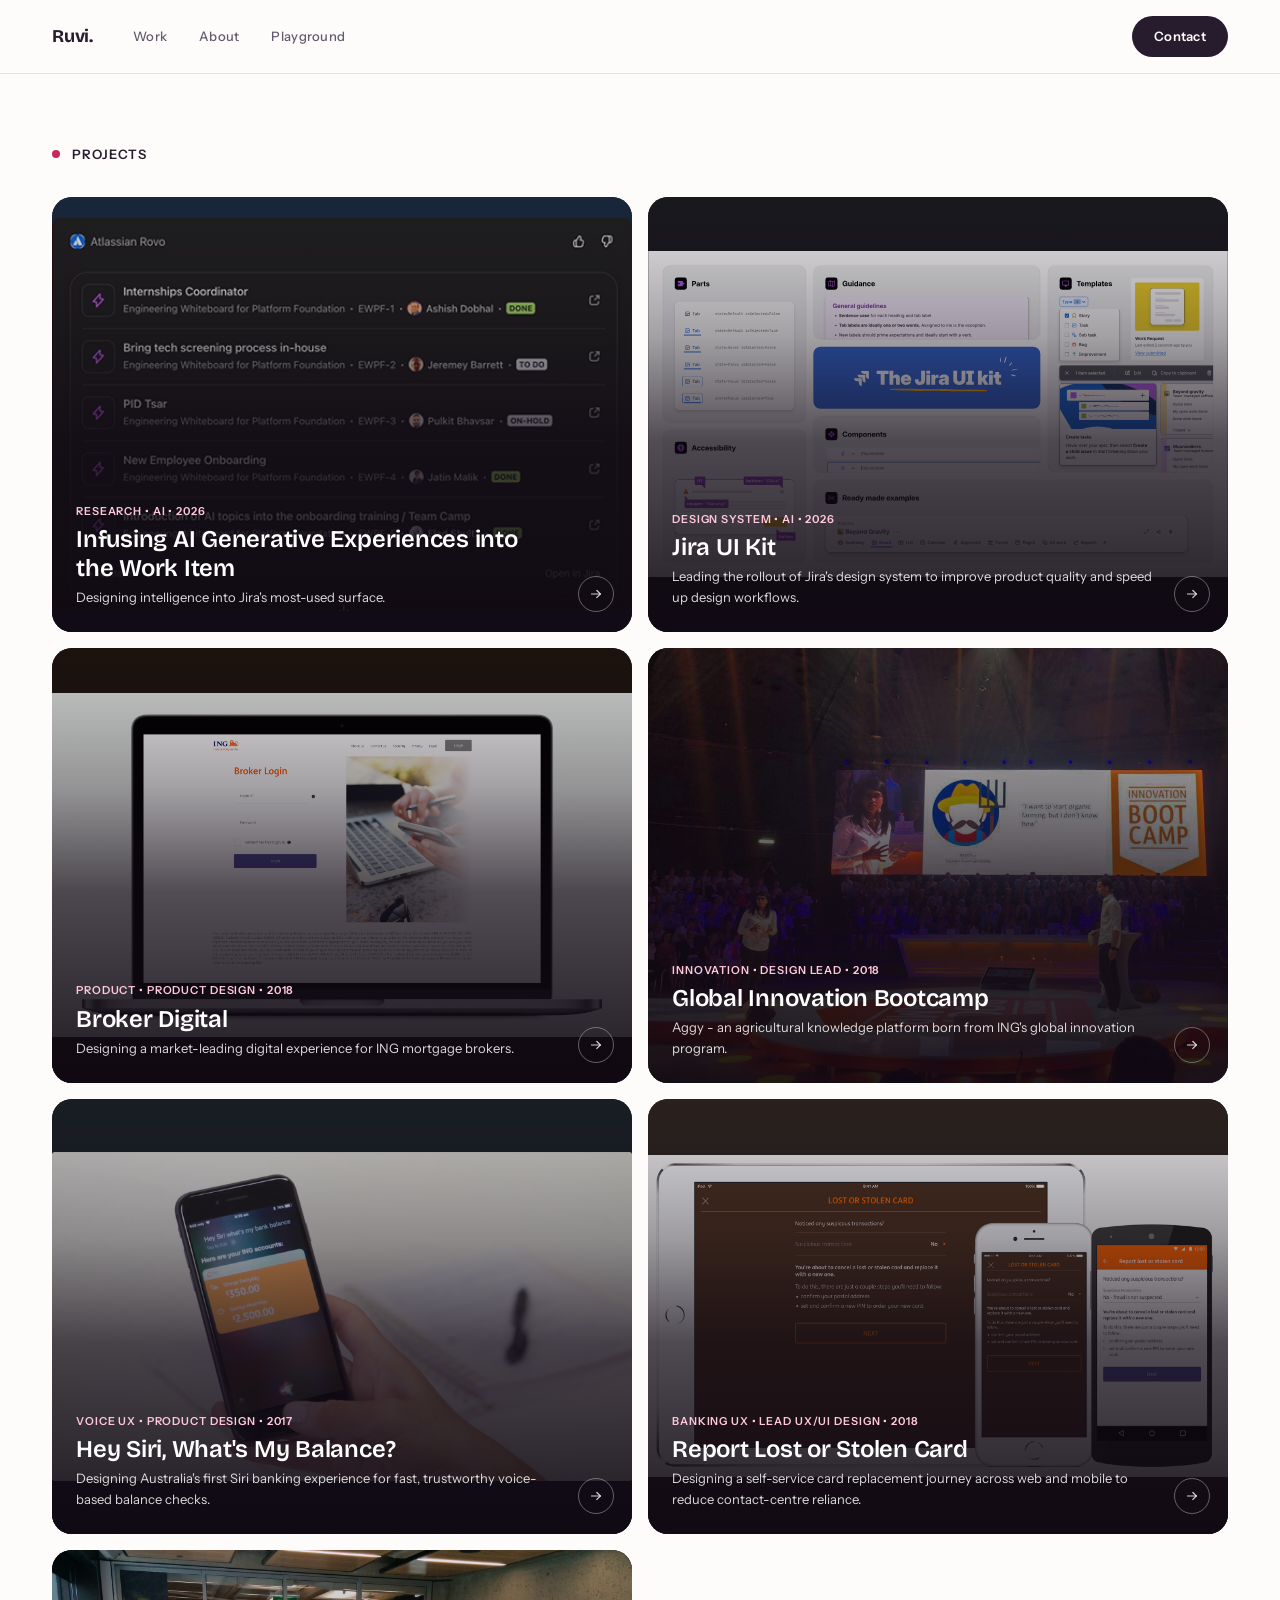
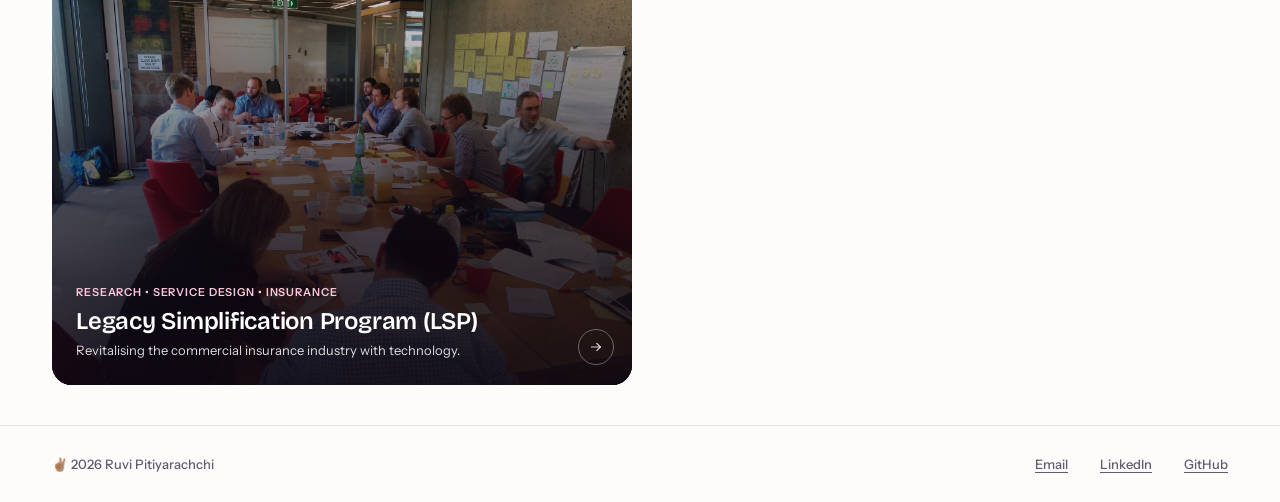
<file: projects.html>
<!DOCTYPE html>
<html lang="en">
<head>
  <meta charset="UTF-8" />
  <meta name="viewport" content="width=device-width, initial-scale=1.0"/>
  <title>Ruvi Pitiyarachchi | Product designer</title>
  <link rel="preconnect" href="https://fonts.googleapis.com">
  <link rel="preconnect" href="https://fonts.gstatic.com" crossorigin>
  <link href="https://fonts.googleapis.com/css2?family=Bricolage+Grotesque:opsz,wght@12..96,400..800&family=Instrument+Sans:ital,wght@0,400..700;1,400&display=swap" rel="stylesheet">
  <link rel="stylesheet" href="styles.css">
  <!-- Cloudflare Web Analytics --><script defer src='https://static.cloudflareinsights.com/beacon.min.js' data-cf-beacon='{"token": "86b4cdd747f14f0dbbcfd51ddf15e30e"}'></script><!-- End Cloudflare Web Analytics -->
</head>
<body class="page-projects">

  <!-- SKIP LINK -->
  <a href="#main-content" class="skip-link">Skip to main content</a>

  <!-- Navigation loaded via fetch -->
  <div id="nav-mount"></div>
  <script>
    var navPath = window.location.pathname.includes('/projects/') ? '../nav.html' : './nav.html';
    fetch(navPath)
      .then(r => r.text())
      .then(function(html) {
        var mount = document.getElementById('nav-mount');
        mount.outerHTML = html;
        setTimeout(function() {
          const menuBtn = document.getElementById('mobileMenuBtn');
          const mobileNav = document.getElementById('mobileNav');
          if (menuBtn && mobileNav) {
            const closeMobileMenu = () => {
              menuBtn.setAttribute('aria-expanded', 'false');
              mobileNav.setAttribute('hidden', '');
              mobileNav.classList.remove('open');
              document.body.classList.remove('no-scroll');
            };
            menuBtn.addEventListener('click', () => {
              const isOpen = menuBtn.getAttribute('aria-expanded') === 'true';
              menuBtn.setAttribute('aria-expanded', isOpen ? 'false' : 'true');
              if (!isOpen) {
                mobileNav.removeAttribute('hidden');
                mobileNav.classList.add('open');
                document.body.classList.add('no-scroll');
              } else {
                closeMobileMenu();
              }
            });
            mobileNav.querySelectorAll('a').forEach(link => {
              link.addEventListener('click', closeMobileMenu);
            });
            document.addEventListener('keydown', e => {
              if (e.key === 'Escape' && mobileNav.classList.contains('open')) {
                closeMobileMenu();
                menuBtn.focus();
              }
            });
          }
        }, 0);
      });
  </script>

  <!-- MAIN -->
  <main id="main-content">
<!-- PROJECTS -->
    <section id="projects" aria-labelledby="projects-heading">
      <h2 class="section-heading" id="projects-heading">Projects</h2>
      <div class="work-grid" role="list">
        <a href="projects/ai-work-item.html" class="work-card" role="listitem" aria-label="AI-infused work item experience case study">
          <div class="card-bg" style="background: #1a2a3f url('assets/projects/ai-work-item/ChatGPTUI2.png') center center / contain no-repeat;"></div>
          <div class="card-content">
            <span class="card-tag">Research • AI • 2026</span>
            <h3 class="card-title">Infusing AI Generative Experiences into the Work Item</h3>
            <p class="card-brief">Designing intelligence into Jira's most-used surface.</p>
          </div>
          <div class="card-arrow" aria-hidden="true">
            <svg viewBox="0 0 16 16" width="14" height="14" focusable="false" aria-hidden="true">
              <path d="M3 8H13" fill="none" stroke="currentColor" stroke-width="1.4" stroke-linecap="square"/>
              <path d="M9 4L13 8L9 12" fill="none" stroke="currentColor" stroke-width="1.4" stroke-linecap="square" stroke-linejoin="miter"/>
            </svg>
          </div>
        </a>
        <a href="projects/jira-ui-kit.html" class="work-card" role="listitem" aria-label="Jira UI kit case study">
          <div class="card-bg" style="background: #1a1a1f url('assets/projects/jira-ui-kit/JiraUIKitHero.svg') center center / contain no-repeat;"></div>
          <div class="card-content">
            <span class="card-tag">Design System • AI • 2026</span>
            <h3 class="card-title">Jira UI Kit</h3>
            <p class="card-brief">Leading the rollout of Jira's design system to improve product quality and speed up design workflows.</p>
          </div>
          <div class="card-arrow" aria-hidden="true">
            <svg viewBox="0 0 16 16" width="14" height="14" focusable="false" aria-hidden="true">
              <path d="M3 8H13" fill="none" stroke="currentColor" stroke-width="1.4" stroke-linecap="square"/>
              <path d="M9 4L13 8L9 12" fill="none" stroke="currentColor" stroke-width="1.4" stroke-linecap="square" stroke-linejoin="miter"/>
            </svg>
          </div>
        </a>
        <a href="projects/broker-digital.html" class="work-card" role="listitem">
          <div class="card-bg" style="background: #1d140d url('assets/projects/broker-digital/hero.png') center center / contain no-repeat;"></div>
          <div class="card-content">
            <span class="card-tag">Product • Product design • 2018</span>
            <h3 class="card-title">Broker Digital</h3>
            <p class="card-brief">Designing a market-leading digital experience for ING mortgage brokers.</p>
          </div>
          <div class="card-arrow" aria-hidden="true">
            <svg viewBox="0 0 16 16" width="14" height="14" focusable="false" aria-hidden="true">
              <path d="M3 8H13" fill="none" stroke="currentColor" stroke-width="1.4" stroke-linecap="square"/>
              <path d="M9 4L13 8L9 12" fill="none" stroke="currentColor" stroke-width="1.4" stroke-linecap="square" stroke-linejoin="miter"/>
            </svg>
          </div>
        </a>
        <a href="projects/global-innovation-bootcamp.html" class="work-card" role="listitem">
          <div class="card-bg" style="background: #1a2b18 url('assets/projects/global-innovation-bootcamp/pitch-2.jpg') center 40% / cover no-repeat;"></div>
          <div class="card-content">
            <span class="card-tag">Innovation • Design lead • 2018</span>
            <h3 class="card-title">Global Innovation Bootcamp</h3>
            <p class="card-brief">Aggy - an agricultural knowledge platform born from ING's global innovation program.</p>
          </div>
          <div class="card-arrow" aria-hidden="true">
            <svg viewBox="0 0 16 16" width="14" height="14" focusable="false" aria-hidden="true">
              <path d="M3 8H13" fill="none" stroke="currentColor" stroke-width="1.4" stroke-linecap="square"/>
              <path d="M9 4L13 8L9 12" fill="none" stroke="currentColor" stroke-width="1.4" stroke-linecap="square" stroke-linejoin="miter"/>
            </svg>
          </div>
        </a>
        <a href="projects/siri-balance.html" class="work-card" role="listitem">
          <div class="card-bg" style="background: #1a2026 url('assets/projects/siri-balance/siri-hero.png') center center / contain no-repeat;"></div>
          <div class="card-content">
            <span class="card-tag">Voice UX • Product design • 2017</span>
            <h3 class="card-title">Hey Siri, What's My Balance?</h3>
            <p class="card-brief">Designing Australia's first Siri banking experience for fast, trustworthy voice-based balance checks.

</p>
          </div>
          <div class="card-arrow" aria-hidden="true">
            <svg viewBox="0 0 16 16" width="14" height="14" focusable="false" aria-hidden="true">
              <path d="M3 8H13" fill="none" stroke="currentColor" stroke-width="1.4" stroke-linecap="square"/>
              <path d="M9 4L13 8L9 12" fill="none" stroke="currentColor" stroke-width="1.4" stroke-linecap="square" stroke-linejoin="miter"/>
            </svg>
          </div>
        </a>
        <a href="projects/report-lost-or-stolen-card.html" class="work-card" role="listitem">
          <div class="card-bg" style="background: #2d2420 url('assets/projects/report-lost-or-stolen-card/lost-hero-2.png') center center / contain no-repeat;"></div>
          <div class="card-content">
            <span class="card-tag">Banking UX • Lead UX/UI design • 2018</span>
            <h3 class="card-title">Report Lost or Stolen Card</h3>
            <p class="card-brief">Designing a self-service card replacement journey across web and mobile to reduce contact-centre reliance.</p>
          </div>
          <div class="card-arrow" aria-hidden="true">
            <svg viewBox="0 0 16 16" width="14" height="14" focusable="false" aria-hidden="true">
              <path d="M3 8H13" fill="none" stroke="currentColor" stroke-width="1.4" stroke-linecap="square"/>
              <path d="M9 4L13 8L9 12" fill="none" stroke="currentColor" stroke-width="1.4" stroke-linecap="square" stroke-linejoin="miter"/>
            </svg>
          </div>
        </a>
        <a href="projects/lsp.html" class="work-card" role="listitem" aria-label="Legacy Simplification Program case study">
          <div class="card-bg" style="background: #1a2b2e url('assets/projects/lsp/wc-workshop-photo.jpg') center center / cover no-repeat;"></div>
          <div class="card-content">
            <span class="card-tag">Research • Service design • Insurance</span>
            <h3 class="card-title">Legacy Simplification Program (LSP)</h3>
            <p class="card-brief">Revitalising the commercial insurance industry with technology.</p>
          </div>
          <div class="card-arrow" aria-hidden="true">
            <svg viewBox="0 0 16 16" width="14" height="14" focusable="false" aria-hidden="true">
              <path d="M3 8H13" fill="none" stroke="currentColor" stroke-width="1.4" stroke-linecap="square"/>
              <path d="M9 4L13 8L9 12" fill="none" stroke="currentColor" stroke-width="1.4" stroke-linecap="square" stroke-linejoin="miter"/>
            </svg>
          </div>
        </a>
      </div>
    </section>

    
  </main>
  <script>
    // Set active page indicator
    const path = window.location.pathname.split('/').pop() || 'index.html';
    document.querySelectorAll('.sidebar-nav a, .mobile-nav a').forEach(a => {
      a.removeAttribute('aria-current');
      const target = a.getAttribute('href');
      if (target === path || (target === 'index.html' && path === '')) {
        a.setAttribute('aria-current', 'page');
      }
    });

    // Mobile menu toggle
    const menuBtn = document.getElementById('mobileMenuBtn');
    const mobileNav = document.getElementById('mobileNav');
    
    if (menuBtn && mobileNav) {
      const closeMobileMenu = () => {
        menuBtn.setAttribute('aria-expanded', 'false');
        mobileNav.setAttribute('hidden', '');
        mobileNav.classList.remove('open');
        document.body.classList.remove('no-scroll');
      };

      menuBtn.addEventListener('click', () => {
        const isOpen = menuBtn.getAttribute('aria-expanded') === 'true';
        menuBtn.setAttribute('aria-expanded', isOpen ? 'false' : 'true');

        if (!isOpen) {
          mobileNav.removeAttribute('hidden');
          mobileNav.classList.add('open');
          document.body.classList.add('no-scroll');
        } else {
          closeMobileMenu();
        }
      });

      // Close menu when a link is clicked
      mobileNav.querySelectorAll('a').forEach(link => {
        link.addEventListener('click', closeMobileMenu);
      });

      document.addEventListener('keydown', e => {
        if (e.key === 'Escape' && mobileNav.classList.contains('open')) {
          closeMobileMenu();
          menuBtn.focus();
        }
      });
    }
  </script>

  <div id="footer-mount"></div>
  <script>
    (function() {
      var path = window.location.pathname.includes('/projects/') ? '../footer.html' : './footer.html';
      fetch(path).then(function(r) { return r.text(); }).then(function(html) {
        var el = document.getElementById('footer-mount');
        if (el) el.outerHTML = html;
      });
    })();
  </script>
</body>
</html>
</file>
<file: styles.css>
/* ════════════════════════════════════════════════════════════
   RUVI PITIYARACHCHI — DESIGN SYSTEM v2
   Direction: warm-modern, motion-led
   Display: Bricolage Grotesque · Body/UI: Instrument Sans
   ════════════════════════════════════════════════════════════ */

/* ── RESET ── */
*, *::before, *::after { box-sizing: border-box; margin: 0; padding: 0; }
img, video, svg { display: block; max-width: 100%; }

/* ── TOKENS ── */
:root {
  /* Colour — names kept for back-compat, values are new */
  --cream: #FDFCFB;            /* base canvas (near-white, faint warmth) */
  --ink: #261C2E;              /* deep plum-ink */
  --warm-mid: #645A6E;         /* secondary text — 6.3:1 on base, AA */
  --accent: #C9275B;           /* raspberry — 5.2:1 on base, AA */
  --accent-hover: #A81C49;
  --light-rule: rgba(38, 28, 46, 0.12);

  /* Surface tints */
  --peach: #FFE9DD;
  --lilac: #F1EBF7;
  --mint: #E7F2EA;
  --sun: #FFC24B;              /* highlighter — decorative only, never text */
  --tint-ink-04: rgba(38, 28, 46, 0.04);
  --tint-ink-06: rgba(38, 28, 46, 0.06);

  /* Type */
  --font-display: 'Bricolage Grotesque', 'Arial Black', sans-serif;
  --font-body: 'Instrument Sans', 'Helvetica Neue', Arial, sans-serif;
  --font-label: 'Instrument Sans', 'Helvetica Neue', Arial, sans-serif;

  /* Shape + motion */
  --radius-lg: 20px;
  --radius-md: 12px;
  --radius-pill: 999px;
  --ease-out: cubic-bezier(0.22, 1, 0.36, 1);
  --ease-spring: cubic-bezier(0.34, 1.56, 0.64, 1);

  --focus-ring: 2px solid #C9275B;
  --focus-offset: 3px;
}

/* ── SKIP LINK ── */
.skip-link {
  position: absolute;
  top: -999px; left: 16px;
  background: var(--ink);
  color: var(--cream);
  font-family: var(--font-label);
  font-size: 12px;
  font-weight: 600;
  letter-spacing: 0.08em;
  text-transform: uppercase;
  text-decoration: none;
  padding: 12px 20px;
  z-index: 9000;
  border-radius: var(--radius-pill);
}
.skip-link:focus { top: 16px; }

.visually-hidden {
  position: absolute;
  width: 1px;
  height: 1px;
  padding: 0;
  margin: -1px;
  overflow: hidden;
  clip: rect(0, 0, 0, 0);
  white-space: nowrap;
  border: 0;
}

/* ── BASE ── */
html { scroll-behavior: smooth; }
section, .hero { scroll-margin-top: 56px; }

body {
  background: var(--cream);
  color: var(--ink);
  font-family: var(--font-body);
  font-size: 16px;
  line-height: 1.6;
  min-height: 100vh;
  display: flex;
  flex-direction: column;
  -webkit-font-smoothing: antialiased;
}

body.no-scroll { overflow: hidden; }

/* Display face for all hero/title moments, site-wide */
.hero-name, .work-row-title, .card-title, .cs-title, .cta-text,
.playground-heading, .project-title, .fun-card-activity,
.cs-outcome-num, .next-project-title {
  font-family: var(--font-display);
}

/* Reduced-motion: collapse all animation */
@media (prefers-reduced-motion: reduce) {
  *, *::before, *::after {
    animation-duration: 0.01ms !important;
    animation-iteration-count: 1 !important;
    transition-duration: 0.01ms !important;
    scroll-behavior: auto !important;
  }
}

/* ── GLOBAL FOCUS STYLE ── */
:focus-visible {
  outline: var(--focus-ring);
  outline-offset: var(--focus-offset);
  border-radius: 4px;
}

/* ── SIDEBAR (TOP NAV) ── */
.sidebar {
  position: sticky;
  top: 0;
  width: 100%;
  display: flex;
  flex-direction: row;
  justify-content: space-between;
  align-items: center;
  padding: 16px 52px;
  border-bottom: 1px solid var(--light-rule);
  z-index: 200;
  background: rgba(253, 252, 251, 0.88);
  backdrop-filter: blur(10px);
  -webkit-backdrop-filter: blur(10px);
  opacity: 0;
  animation: rise 0.7s var(--ease-out) 0.05s forwards;
}

.sidebar > div:first-child {
  display: flex;
  align-items: center;
  gap: 40px;
}

.sidebar-name {
  font-family: var(--font-display);
  font-size: 18px;
  font-weight: 700;
  letter-spacing: -0.01em;
  color: var(--ink);
  text-decoration: none;
}

.sidebar-name:hover,
.sidebar-name:focus-visible { color: var(--accent); }

.sidebar-title { display: none; }

.sidebar-nav { list-style: none; display: flex; flex-direction: row; gap: 32px; }

.sidebar-nav a {
  font-family: var(--font-label);
  font-size: 13px;
  font-weight: 500;
  letter-spacing: 0.02em;
  color: var(--warm-mid);
  text-decoration: none;
  transition: color 0.2s;
  display: flex;
  align-items: center;
  padding: 8px 0;
  position: relative;
}

.sidebar-nav a::after {
  content: '';
  position: absolute;
  left: 0; bottom: 2px;
  width: 100%;
  height: 2px;
  border-radius: 2px;
  background: var(--accent);
  transform: scaleX(0);
  transform-origin: left;
  transition: transform 0.3s var(--ease-out);
}

.sidebar-nav a:hover,
.sidebar-nav a:focus-visible { color: var(--ink); }
.sidebar-nav a:hover::after { transform: scaleX(1); }

.sidebar-nav a[aria-current],
.sidebar-nav a[aria-current="true"],
.sidebar-nav a[aria-current="page"] {
  color: var(--ink);
  font-weight: 600;
}

.sidebar-nav a[aria-current]::after,
.sidebar-nav a[aria-current="true"]::after,
.sidebar-nav a[aria-current="page"]::after { transform: scaleX(1); }

.sidebar-contact { display: flex; align-items: center; }

.contact-btn {
  font-family: var(--font-label);
  font-size: 13px;
  font-weight: 600;
  letter-spacing: 0.02em;
  color: var(--cream);
  background: var(--ink);
  text-decoration: none;
  border: none;
  border-radius: var(--radius-pill);
  padding: 10px 22px;
  min-height: 40px;
  display: inline-flex;
  align-items: center;
  transition: background 0.2s, transform 0.25s var(--ease-spring);
}

.contact-btn:hover,
.contact-btn:focus-visible {
  background: var(--accent);
  color: #fff;
  transform: translateY(-1px);
}

.contact-link {
  font-family: var(--font-label);
  font-size: 13px;
  font-weight: 500;
  color: var(--warm-mid);
  text-decoration: none;
  transition: color 0.2s;
  display: flex;
  align-items: center;
  gap: 8px;
  padding: 4px 0;
  min-height: 36px;
}

.contact-link:hover,
.contact-link:focus-visible { color: var(--accent); }

/* ── MOBILE HEADER ── */
.mobile-header {
  display: none;
  position: sticky;
  top: 0;
  z-index: 200;
  background: rgba(253, 252, 251, 0.92);
  backdrop-filter: blur(10px);
  -webkit-backdrop-filter: blur(10px);
  border-bottom: 1px solid var(--light-rule);
  padding: 16px 24px;
  min-height: 76px;
  align-items: center;
  justify-content: space-between;
}

.mobile-name {
  display: block;
  font-family: var(--font-display);
  font-size: 20px;
  font-weight: 700;
  line-height: 1;
  color: var(--ink);
  text-decoration: none;
}

.mobile-menu-btn {
  background: none;
  border: 1px solid var(--light-rule);
  border-radius: var(--radius-pill);
  cursor: pointer;
  padding: 0;
  width: 44px;
  height: 44px;
  display: flex;
  flex-direction: column;
  gap: 5px;
  min-width: 44px;
  min-height: 44px;
  align-items: center;
  justify-content: center;
  transition: border-color 0.2s;
}

.mobile-menu-btn:hover,
.mobile-menu-btn:focus-visible { border-color: var(--ink); }

.mobile-menu-btn span {
  display: block;
  width: 18px;
  height: 2px;
  border-radius: 2px;
  background: var(--ink);
  transition: transform 0.25s var(--ease-out), opacity 0.2s;
}

.mobile-menu-btn[aria-expanded="true"] span:nth-child(1) { transform: translateY(7px) rotate(45deg); }
.mobile-menu-btn[aria-expanded="true"] span:nth-child(2) { opacity: 0; }
.mobile-menu-btn[aria-expanded="true"] span:nth-child(3) { transform: translateY(-7px) rotate(-45deg); }

/* Mobile nav drawer */
.mobile-nav {
  display: none;
  position: fixed;
  top: 76px; left: 0; right: 0; bottom: 0;
  background: var(--cream);
  z-index: 200;
  flex-direction: column;
  justify-content: flex-start;
  align-items: flex-start;
  padding: 36px 36px 48px;
  gap: 0;
}

.mobile-nav.open { display: flex; }

.mobile-nav a {
  font-family: var(--font-display);
  font-size: 26px;
  font-weight: 600;
  letter-spacing: -0.01em;
  color: var(--ink);
  text-decoration: none;
  padding: 14px 0;
  width: 100%;
  border-bottom: 1px solid var(--light-rule);
  transition: color 0.2s;
  display: flex;
  align-items: center;
  justify-content: space-between;
  min-height: 56px;
}

.mobile-nav a:hover,
.mobile-nav a:focus-visible { color: var(--accent); }

.mobile-nav-contact {
  margin-top: 36px;
  display: flex;
  flex-direction: column;
  gap: 12px;
}

.mobile-nav-contact a {
  font-family: var(--font-label);
  font-size: 14px;
  font-weight: 500;
  color: var(--warm-mid);
  text-decoration: none;
  display: flex;
  align-items: center;
  gap: 8px;
  min-height: 44px;
  border: none;
  padding: 4px 0;
}

.mobile-nav-contact a:hover { color: var(--accent); }

/* ── MAIN ── */
main {
  padding: 0 52px 40px 52px;
  width: 100%;
  flex: 1;
}

body.page-projects main,
body.page-about main {
  padding-top: 54px;
}

/* ── HERO ── */
.hero {
  padding: 140px 0 160px;
  opacity: 0;
  animation: rise 0.8s var(--ease-out) 0.15s forwards;
}

.hero-label {
  font-family: var(--font-label);
  font-size: 13px;
  font-weight: 600;
  letter-spacing: 0.08em;
  text-transform: uppercase;
  color: var(--accent);
  margin-bottom: 64px;
}

.hero-name {
  font-size: clamp(52px, 7vw, 96px);
  font-weight: 700;
  line-height: 1.02;
  letter-spacing: -0.03em;
  color: var(--ink);
  margin-bottom: 20px;
}

/* Signature: highlighter sweep on the name */
.hero-name em {
  font-style: normal;
  font-weight: 800;
  color: var(--ink);
  background-image: linear-gradient(transparent 55%, var(--sun) 55%, var(--sun) 94%, transparent 94%);
  background-repeat: no-repeat;
  background-size: 0% 100%;
  animation: sweep 0.9s var(--ease-out) 0.9s forwards;
  padding: 0 0.06em;
  margin: 0 -0.06em;
}

@keyframes sweep {
  to { background-size: 100% 100%; }
}

.hero-role {
  font-family: var(--font-label);
  font-size: 14px;
  font-weight: 500;
  letter-spacing: 0.06em;
  text-transform: uppercase;
  color: var(--warm-mid);
  margin-bottom: 40px;
}

.hero-top {
  display: flex;
  align-items: center;
  justify-content: flex-start;
  gap: 40px;
  max-width: 1100px;
}

.hero-head {
  flex: 1;
  min-width: 0;
  text-align: left;
}

.hero-photo {
  width: 220px;
  flex: 0 0 220px;
  aspect-ratio: 1 / 1;
  object-fit: cover;
  border-radius: var(--radius-lg);
}

.hero-bio {
  font-size: clamp(19px, 2.2vw, 23px);
  font-weight: 400;
  line-height: 1.6;
  color: var(--warm-mid);
  max-width: 760px;
  opacity: 0;
  animation: rise 0.8s var(--ease-out) 0.4s forwards;
}

.hero-bio strong { color: var(--ink); font-weight: 600; }

/* ── SECTIONS ── */
section {
  opacity: 0;
  animation: rise 0.8s var(--ease-out) 0.5s forwards;
}

/* When JS is present, scroll-reveal takes over from load animation */
body.js-reveal section { opacity: 1; animation: none; }

body.js-reveal .reveal {
  opacity: 0;
  transform: translateY(26px);
  transition: opacity 0.7s var(--ease-out), transform 0.7s var(--ease-out);
}

body.js-reveal .reveal.in-view {
  opacity: 1;
  transform: none;
}

@media (prefers-reduced-motion: reduce) {
  body.js-reveal .reveal { opacity: 1; transform: none; transition: none; }
}

/* Section heading — visually styled as label, semantically h2 */
.section-heading {
  font-family: var(--font-label);
  font-size: 13px;
  font-weight: 600;
  letter-spacing: 0.08em;
  text-transform: uppercase;
  color: var(--ink);
  margin-top: 16px;
  margin-bottom: 32px;
  display: flex;
  align-items: center;
  gap: 12px;
}

.section-heading::before {
  content: '';
  width: 8px;
  height: 8px;
  border-radius: 50%;
  background: var(--accent);
  flex-shrink: 0;
}

.section-heading::after { display: none; }

#work-heading.section-heading::after,
#recommendations-heading.section-heading::after,
#exp-heading.section-heading::after,
#skills-heading.section-heading::after {
  content: '';
  flex: 1;
  height: 1px;
  background: var(--light-rule);
  display: block;
}

/* ── ABOUT ── */
.about-intro {
  display: flex;
  align-items: stretch;
  gap: 32px;
  margin-bottom: 40px;
}

.about-copy { flex: 1.35; min-width: 0; }

.about-copy > p {
  font-size: 17px;
  line-height: 1.7;
  color: var(--ink);
  margin-bottom: 24px;
}

.about-copy > p:last-of-type { margin-bottom: 0; }

.about-fun-wrap { margin-top: 20px; width: 100%; }

.about-photo {
  flex: 1;
  min-width: 260px;
  overflow: hidden;
  border-radius: var(--radius-lg);
}

.about-photo figure {
  margin: 0;
  display: flex;
  flex-direction: column;
  width: 100%;
  justify-content: flex-start;
}

.about-photo img {
  width: 100%;
  object-fit: contain;
  flex: 1;
  border-radius: var(--radius-lg);
}

/* ── WORK GRID (used on projects.html) ── */
.work-grid {
  display: grid;
  grid-template-columns: 1fr 1fr;
  gap: 16px;
}

.work-card {
  position: relative;
  aspect-ratio: 4/3;
  cursor: pointer;
  overflow: hidden;
  background: var(--ink);
  display: block;
  text-decoration: none;
  color: inherit;
  border-radius: var(--radius-lg);
}

.work-card:nth-child(1) .card-bg { background: linear-gradient(135deg, #2E1430 0%, #6B2050 100%); }
.work-card:nth-child(2) .card-bg { background: linear-gradient(135deg, #14202E 0%, #2B4F66 100%); }
.work-card:nth-child(3) .card-bg { background: linear-gradient(135deg, #241430 0%, #573070 100%); }
.work-card:nth-child(4) .card-bg { background: linear-gradient(135deg, #14241B 0%, #2F5A40 100%); }

.card-bg {
  position: absolute;
  inset: 0;
  transition: transform 0.6s var(--ease-out);
}

.work-card:hover .card-bg,
.work-card:focus-visible .card-bg { transform: scale(1.04); }

.work-card:focus-visible {
  outline: 3px solid var(--accent);
  outline-offset: 2px;
  z-index: 1;
}

.card-bg::after { display: none; }

.card-content {
  position: absolute;
  inset: 0;
  display: flex;
  flex-direction: column;
  justify-content: flex-end;
  padding: 24px 74px 24px 24px;
  background: linear-gradient(to top, rgba(15, 8, 18, 0.88) 0%, rgba(15, 8, 18, 0.42) 55%, rgba(15, 8, 18, 0.05) 100%);
}

.card-index { display: none; }

.card-tag {
  font-family: var(--font-label);
  font-size: 11px;
  font-weight: 600;
  letter-spacing: 0.08em;
  text-transform: uppercase;
  color: #FFC9DB; /* light accent — passes on dark bg */
  margin-bottom: 5px;
}

.card-title {
  font-size: clamp(18px, 2.2vw, 24px);
  font-weight: 600;
  letter-spacing: -0.01em;
  color: #fff;
  line-height: 1.2;
  margin-bottom: 4px;
}

.card-brief {
  font-size: 13px;
  font-family: var(--font-body);
  font-weight: 400;
  color: rgba(255, 255, 255, 0.85);
}

.card-arrow {
  position: absolute;
  bottom: 20px;
  right: 18px;
  width: 36px;
  height: 36px;
  border: 1px solid rgba(255, 255, 255, 0.35);
  border-radius: 50%;
  display: flex;
  align-items: center;
  justify-content: center;
  color: rgba(255, 255, 255, 0.8);
  font-size: 14px;
  transition: background 0.25s, border-color 0.25s, color 0.25s, transform 0.3s var(--ease-spring);
  pointer-events: none;
}

.card-arrow svg { width: 14px; height: 14px; display: block; }

/* ── WIP card ── */
.work-card--wip { cursor: default; pointer-events: none; }
.work-card--wip .card-bg { filter: brightness(0.6) saturate(0.4); }

.card-wip-banner {
  position: absolute;
  top: 16px;
  left: 18px;
  z-index: 2;
  font-family: var(--font-label);
  font-size: 11px;
  font-weight: 600;
  letter-spacing: 0.1em;
  text-transform: uppercase;
  color: rgba(255, 255, 255, 0.92);
  background: rgba(255, 255, 255, 0.14);
  border: 1px solid rgba(255, 255, 255, 0.28);
  border-radius: var(--radius-pill);
  padding: 5px 12px;
  backdrop-filter: blur(6px);
}

.work-card:hover .card-arrow,
.work-card:focus-visible .card-arrow {
  background: var(--accent);
  border-color: var(--accent);
  color: #fff;
  transform: translateX(2px) translateY(-2px);
}

/* ── CASE STUDY OVERLAY ── */
.cs-overlay {
  position: fixed;
  inset: 0;
  z-index: 500;
  display: flex;
  pointer-events: none;
  opacity: 0;
  transition: opacity 0.35s ease;
}

.cs-overlay.open { pointer-events: all; opacity: 1; }

.cs-backdrop {
  position: absolute;
  inset: 0;
  background: rgba(38, 28, 46, 0.55);
  backdrop-filter: blur(4px);
  -webkit-backdrop-filter: blur(4px);
}

.cs-panel {
  position: relative;
  margin-left: auto;
  width: min(800px, 100%);
  height: 100vh;
  background: var(--cream);
  overflow-y: auto;
  overflow-x: hidden;
  transform: translateX(60px);
  transition: transform 0.5s var(--ease-out);
  border-left: 1px solid var(--light-rule);
  border-radius: var(--radius-lg) 0 0 var(--radius-lg);
}

.cs-overlay.open .cs-panel { transform: translateX(0); }

.cs-topbar {
  position: sticky;
  top: 0;
  width: 100%;
  display: flex;
  justify-content: space-between;
  align-items: center;
  padding: 16px 40px;
  background: var(--cream);
  border-bottom: 1px solid var(--light-rule);
  z-index: 10;
}

.cs-counter {
  font-family: var(--font-label);
  font-size: 12px;
  font-weight: 500;
  letter-spacing: 0.08em;
  color: var(--warm-mid);
}

.cs-close-btn {
  font-family: var(--font-label);
  font-size: 13px;
  font-weight: 600;
  letter-spacing: 0.04em;
  text-transform: uppercase;
  color: var(--warm-mid);
  background: none;
  border: 1px solid var(--light-rule);
  border-radius: var(--radius-pill);
  padding: 10px 18px;
  min-height: 44px;
  cursor: pointer;
  transition: border-color 0.2s, color 0.2s;
}

.cs-close-btn:hover,
.cs-close-btn:focus-visible { border-color: var(--ink); color: var(--ink); }

.cs-body { padding: 48px 52px 80px; }

.cs-hero-vis {
  width: 100%;
  aspect-ratio: 16/7;
  margin-bottom: 40px;
  overflow: hidden;
  position: relative;
  border-radius: var(--radius-lg);
}

.cs-vis-bg { position: absolute; inset: 0; }
.cs-vis-bg::after { display: none; }

.cs-meta-row {
  display: flex;
  gap: 32px;
  margin-bottom: 32px;
  flex-wrap: wrap;
}

.cs-meta-item { display: flex; flex-direction: column; gap: 4px; }

.cs-meta-key {
  font-family: var(--font-label);
  font-size: 11px;
  font-weight: 600;
  letter-spacing: 0.1em;
  text-transform: uppercase;
  color: var(--warm-mid);
}

.cs-meta-val {
  font-family: var(--font-body);
  font-size: 14px;
  font-weight: 500;
  color: var(--ink);
}

.cs-tag {
  font-family: var(--font-label);
  font-size: 12px;
  font-weight: 600;
  letter-spacing: 0.1em;
  text-transform: uppercase;
  color: var(--accent);
  margin-bottom: 10px;
}

.cs-title {
  font-size: clamp(32px, 4vw, 48px);
  font-weight: 700;
  letter-spacing: -0.02em;
  line-height: 1.05;
  margin-bottom: 14px;
}

.cs-title em { font-style: normal; color: var(--warm-mid); }

.cs-tagline {
  font-size: 18px;
  font-weight: 400;
  color: var(--warm-mid);
  margin-bottom: 40px;
  max-width: 460px;
  line-height: 1.6;
}

.cs-rule { height: 1px; background: var(--light-rule); margin: 40px 0; }

.cs-block { margin-bottom: 40px; }

.cs-block-heading {
  font-family: var(--font-label);
  font-size: 12px;
  font-weight: 600;
  letter-spacing: 0.1em;
  text-transform: uppercase;
  color: var(--accent);
  margin-bottom: 16px;
}

.cs-block p {
  font-size: 17px;
  font-weight: 400;
  line-height: 1.72;
  color: var(--ink);
  margin-bottom: 10px;
}

.cs-steps { display: flex; flex-direction: column; }

.cs-step {
  display: grid;
  grid-template-columns: 36px 1fr;
  gap: 18px;
  padding: 20px 0;
  border-bottom: 1px solid var(--light-rule);
}

.cs-step:first-child { border-top: 1px solid var(--light-rule); }

.cs-step-num {
  font-family: var(--font-label);
  font-size: 12px;
  font-weight: 600;
  color: var(--accent);
  padding-top: 2px;
}

.cs-step-title {
  font-size: 16px;
  font-weight: 600;
  letter-spacing: -0.01em;
  margin-bottom: 5px;
  color: var(--ink);
}

.cs-step-desc {
  font-size: 15px;
  font-weight: 400;
  color: var(--warm-mid);
  line-height: 1.62;
}

.cs-outcomes {
  display: grid;
  grid-template-columns: 1fr 1fr;
  gap: 12px;
  margin-top: 4px;
}

.cs-outcome {
  background: var(--lilac);
  border-radius: var(--radius-md);
  padding: 24px 20px;
}

.cs-outcome:nth-child(even) { background: var(--peach); }

.cs-outcome-num {
  font-size: 38px;
  font-weight: 700;
  letter-spacing: -0.03em;
  line-height: 1;
  margin-bottom: 6px;
  color: var(--ink);
}

.cs-outcome-num span { font-size: 20px; color: var(--accent); }

.cs-outcome-label {
  font-family: var(--font-label);
  font-size: 11px;
  font-weight: 600;
  letter-spacing: 0.06em;
  text-transform: uppercase;
  color: var(--warm-mid);
}

.cs-lesson {
  background: var(--ink);
  color: var(--cream);
  padding: 30px 34px;
  border-radius: var(--radius-lg);
}

.cs-lesson-tag {
  font-family: var(--font-label);
  font-size: 11px;
  font-weight: 600;
  letter-spacing: 0.1em;
  text-transform: uppercase;
  color: var(--sun);
  margin-bottom: 12px;
}

.cs-lesson p {
  font-size: 18px;
  font-weight: 400;
  line-height: 1.65;
  color: rgba(253, 252, 251, 0.92);
}

.cs-nav-row {
  display: flex;
  justify-content: space-between;
  align-items: center;
  margin-top: 56px;
  padding-top: 24px;
  border-top: 1px solid var(--light-rule);
  gap: 12px;
}

.cs-nav-btn {
  font-family: var(--font-label);
  font-size: 13px;
  font-weight: 600;
  letter-spacing: 0.04em;
  text-transform: uppercase;
  color: var(--warm-mid);
  background: none;
  border: 1px solid var(--light-rule);
  border-radius: var(--radius-pill);
  cursor: pointer;
  transition: color 0.2s, border-color 0.2s;
  display: flex;
  align-items: center;
  gap: 8px;
  padding: 10px 18px;
  min-height: 44px;
}

.cs-nav-btn:hover,
.cs-nav-btn:focus-visible { color: var(--ink); border-color: var(--ink); }
.cs-nav-btn:disabled { opacity: 0.3; cursor: default; pointer-events: none; }

/* ── EXPERIENCE ── */
.job { padding: 24px 0; }

.job-header {
  display: flex;
  justify-content: space-between;
  align-items: flex-start;
  margin-bottom: 4px;
  flex-wrap: wrap;
  gap: 8px;
}

.job-title { font-size: 17px; font-weight: 600; letter-spacing: -0.01em; color: var(--ink); }

.job-dates {
  font-family: var(--font-label);
  font-size: 13px;
  font-weight: 500;
  color: var(--warm-mid);
  white-space: nowrap;
  padding-top: 5px;
}

.job-company {
  font-size: 13px;
  font-family: var(--font-label);
  font-weight: 600;
  color: var(--accent);
  margin-bottom: 3px;
  text-decoration: none;
  display: inline-flex;
  align-items: center;
  gap: 5px;
  transition: color 0.2s;
}

.job-company:hover,
.job-company:focus-visible { color: var(--accent-hover); text-decoration: underline; }

.job-location {
  font-family: var(--font-label);
  font-size: 12px;
  font-weight: 500;
  color: var(--warm-mid);
  margin-bottom: 20px;
}

.job-bullets { list-style: none; display: flex; flex-direction: column; gap: 10px; }

.job-bullets li {
  font-size: 16px;
  font-weight: 400;
  line-height: 1.6;
  color: var(--ink);
  padding-left: 20px;
  position: relative;
}

.job-bullets li::before {
  content: '';
  position: absolute;
  left: 2px;
  top: 0.9em;
  width: 5px;
  height: 5px;
  border-radius: 50%;
  background: var(--accent);
  transform: translateY(-50%);
}

.job-clients {
  margin-top: 14px;
  font-family: var(--font-body);
  font-size: 13px;
  color: var(--warm-mid);
  font-weight: 400;
  font-style: italic;
}

/* ── SKILLS ── */
.skills-grid { display: grid; grid-template-columns: repeat(auto-fit, minmax(180px, 2fr)); gap: 32px; }

.skill-group-label {
  font-family: var(--font-label);
  font-size: 13px;
  font-weight: 600;
  letter-spacing: 0.06em;
  text-transform: uppercase;
  color: var(--ink);
  margin-bottom: 14px;
}

.skill-list { list-style: none; display: flex; flex-direction: column; gap: 7px; }

.skill-list li {
  font-size: 14px;
  font-weight: 400;
  color: var(--ink);
  padding-left: 0;
  position: relative;
}

.skill-list li::before { content: none; }

/* ── FUN CARD ── */
.fun-card {
  position: relative;
  overflow: hidden;
  border: none;
  border-radius: var(--radius-lg);
  background: var(--peach);
  padding: 24px 22px;
  display: flex;
  flex-direction: column;
  gap: 14px;
  justify-content: flex-start;
}

.fun-card::before {
  content: '';
  position: absolute;
  right: -26px;
  top: -34px;
  width: 120px;
  height: 120px;
  border-radius: 999px;
  background: radial-gradient(circle at 30% 30%, rgba(255, 194, 75, 0.6), rgba(255, 194, 75, 0.08) 70%);
  pointer-events: none;
}

.fun-card::after { display: none; }

.fun-card > * { position: relative; z-index: 1; }

.fun-card-top {
  display: flex;
  align-items: flex-start;
  gap: 12px;
}

.fun-emoji {
  width: 36px;
  height: 36px;
  border-radius: 10px;
  border: none;
  background: rgba(255, 255, 255, 0.85);
  display: inline-flex;
  align-items: center;
  justify-content: center;
  font-size: 20px;
  line-height: 1;
  transform: rotate(-6deg);
  box-shadow: 0 2px 8px rgba(38, 28, 46, 0.1);
  transition: transform 0.25s var(--ease-spring), opacity 0.25s ease;
  flex-shrink: 0;
}

.fun-card-label {
  font-size: 14px;
  font-weight: 400;
  line-height: 1.55;
  color: var(--warm-mid);
  margin: 0;
  max-width: 30ch;
}

.fun-card-activity {
  font-size: clamp(24px, 4vw, 32px);
  font-weight: 700;
  line-height: 1.05;
  letter-spacing: -0.02em;
  color: var(--ink);
  margin: 2px 0 2px;
  transition: opacity 0.25s ease, transform 0.25s ease;
}

.fun-card-note {
  font-size: 15px;
  line-height: 1.65;
  color: var(--warm-mid);
  margin: 0;
  transition: opacity 0.25s ease;
}

.fun-card-btn {
  margin-top: 10px;
  align-self: flex-start;
  border: 1px solid rgba(38, 28, 46, 0.2);
  border-radius: var(--radius-pill);
  background: rgba(255, 255, 255, 0.6);
  color: var(--ink);
  font-family: var(--font-label);
  font-size: 13px;
  font-weight: 600;
  letter-spacing: 0.02em;
  padding: 11px 18px;
  min-height: 42px;
  cursor: pointer;
  transition: border-color 0.2s, color 0.2s, background 0.2s, transform 0.25s var(--ease-spring);
}

.fun-card-btn:hover,
.fun-card-btn:focus-visible {
  border-color: var(--ink);
  color: var(--cream);
  background: var(--ink);
  transform: translateY(-1px);
}

.fun-card.is-switching .fun-card-activity { opacity: 0; transform: translateY(6px); }
.fun-card.is-switching .fun-emoji { opacity: 0; transform: translateY(-4px) rotate(10deg) scale(0.88); }
.fun-card.is-switching .fun-card-note { opacity: 0; }

@media (max-width: 600px) {
  .fun-card { padding: 18px; }
  .fun-card::before { width: 90px; height: 90px; }
  .fun-emoji { width: 32px; height: 32px; font-size: 18px; }
  .fun-card-label { font-size: 15px; }
  .fun-card-activity { font-size: clamp(30px, 9vw, 38px); }
  .fun-card-note { font-size: 15px; }
  .fun-card-btn { width: 100%; justify-content: center; }
}

@media (prefers-reduced-motion: reduce) {
  .fun-card-activity,
  .fun-card-note,
  .fun-card-btn { transition: none !important; }
}

/* ── EDUCATION ── */
.edu-entry { margin-bottom: 26px; }
.edu-degree { font-size: 16px; font-weight: 500; color: var(--ink); margin-bottom: 3px; }
.edu-minor { font-family: var(--font-body); font-size: 13px; font-weight: 400; color: var(--warm-mid); margin-bottom: 0; }
.edu-entry:last-of-type { margin-bottom: 0; }

/* ── RECOMMENDATIONS ── */
.quotes-grid {
  display: grid;
  grid-template-columns: repeat(3, 1fr);
  gap: 16px;
  align-items: start;
}

blockquote {
  background: var(--lilac);
  border: none;
  border-radius: var(--radius-lg);
  padding: 28px;
  position: relative;
}

.quotes-grid blockquote:nth-child(2) { background: var(--peach); }
.quotes-grid blockquote:nth-child(3) { background: var(--mint); }

blockquote::before {
  content: '\201C';
  display: block;
  font-family: var(--font-display);
  font-size: 52px;
  font-weight: 800;
  line-height: 0.6;
  color: var(--accent);
  margin-bottom: 14px;
}

blockquote p {
  font-size: 16px;
  font-style: normal;
  font-weight: 400;
  line-height: 1.68;
  color: var(--ink);
  margin-bottom: 14px;
}

blockquote cite {
  font-family: var(--font-label);
  font-size: 13px;
  font-weight: 600;
  color: var(--warm-mid);
  font-style: normal;
}

@media (max-width: 860px) {
  .quotes-grid { grid-template-columns: 1fr; }
}

/* ── CERTIFICATIONS ── */
.cert { font-size: 16px; font-weight: 400; color: var(--ink); padding-left: 20px; position: relative; }
.cert::before {
  content: '';
  position: absolute;
  left: 2px;
  top: 0.9em;
  width: 5px;
  height: 5px;
  border-radius: 50%;
  background: var(--accent);
  transform: translateY(-50%);
}

/* ── CTA ── */
.cta-wrap { margin-top: 80px; padding: 60px 0; border-top: 1px solid var(--light-rule); text-align: center; }

.cta-text {
  font-size: clamp(30px, 4.5vw, 44px);
  font-weight: 700;
  letter-spacing: -0.02em;
  color: var(--ink);
  margin-bottom: 32px;
}

.cta-btn {
  display: inline-flex;
  align-items: center;
  gap: 10px;
  background: var(--ink);
  color: var(--cream);
  font-family: var(--font-label);
  font-size: 14px;
  font-weight: 600;
  letter-spacing: 0.02em;
  text-decoration: none;
  border-radius: var(--radius-pill);
  padding: 16px 32px;
  min-height: 52px;
  transition: background 0.25s, transform 0.3s var(--ease-spring), box-shadow 0.3s;
}

.cta-btn:hover,
.cta-btn:focus-visible {
  background: var(--accent);
  transform: translateY(-2px);
  box-shadow: 0 10px 24px rgba(201, 39, 91, 0.25);
}

/* ── ANIMATIONS ── */
@keyframes rise {
  from { opacity: 0; transform: translateY(22px); }
  to   { opacity: 1; transform: translateY(0); }
}

@media (prefers-reduced-motion: reduce) {
  .card-bg,
  .card-arrow,
  .cta-btn,
  .cs-overlay,
  .cs-panel {
    transition: none !important;
  }

  .work-card:hover .card-bg,
  .work-card:focus-visible .card-bg { transform: none; }
}

/* ── RESPONSIVE ─────────────────────────────────────────── */

@media (max-width: 1100px) {
  main { padding: 0 48px 100px 48px; }
}

@media (max-width: 860px) {
  .sidebar { display: none; }
  .mobile-header { display: flex; }
  main { margin-left: 0; padding: 0 32px 100px; }
  .hero { padding: 80px 0 100px; }
  .hero-top { flex-direction: column; gap: 20px; align-items: flex-start; }
  .hero-photo { width: min(100%, 280px); flex: 0 0 auto; }
  .about-intro { flex-direction: column; gap: 24px; margin-bottom: 60px; }
  .about-photo { min-width: 0; }
  .about-photo img { height: auto; }
  section, .hero { scroll-margin-top: 70px; }
}

@media (max-width: 600px) {
  main { padding: 0 20px 80px; }
  .hero { padding: 60px 0 80px; }
  .hero-bio { font-size: 17px; }
  .work-grid { grid-template-columns: 1fr; }
  .work-card { aspect-ratio: 3/2; }
  .card-content { padding: 20px 66px 20px 20px; }
  .cs-topbar { padding: 14px 20px; }
  .cs-body { padding: 32px 24px 60px; }
  .cs-outcomes { grid-template-columns: 1fr 1fr; }
  .cs-meta-row { gap: 20px; }
  .cs-lesson { padding: 24px 22px; }
  blockquote { padding: 22px 20px; }
  .job-header { flex-direction: column; gap: 2px; }
  .job-dates { padding-top: 0; }
  .skills-grid { grid-template-columns: 1fr 1fr; gap: 24px; }
  .cta-text { font-size: 28px; }
  .cta-btn { padding: 14px 24px; }
}

@media (max-width: 400px) {
  .cs-outcomes { grid-template-columns: 1fr; }
  .skills-grid { grid-template-columns: 1fr; }
}

/* High-contrast mode support */
@media (forced-colors: active) {
  .card-bg, .cs-vis-bg { forced-color-adjust: none; }
  :focus-visible { outline: 3px solid ButtonText; }
}

/* ── Inline style replacements ── */
body.page-projects .card-content {
  background: linear-gradient(to top, rgba(15, 8, 18, 0.92) 0%, rgba(15, 8, 18, 0.72) 44%, rgba(15, 8, 18, 0.38) 68%, rgba(15, 8, 18, 0.1) 100%);
}

.skills-grid { margin-bottom: 80px; }

.u-text-center { text-align: center; }

/* ── WORK LIST (alternating row layout) ── */
.work-list {
  display: flex;
  flex-direction: column;
  gap: 28px;
  padding: 40px 0 80px;
}

.work-row {
  display: grid;
  grid-template-columns: 1fr 1fr;
  min-height: 440px;
  border-radius: var(--radius-lg);
  overflow: hidden;
}


.work-row:nth-child(even) .work-row-image { order: 2; }
.work-row:nth-child(even) .work-row-text  { order: 1; }

/* Tinted canvases rotate per row */
.work-row:nth-child(4n+1) .work-row-image { background-color: var(--lilac); }
.work-row:nth-child(4n+2) .work-row-image { background-color: var(--peach); }
.work-row:nth-child(4n+3) .work-row-image { background-color: var(--mint); }
.work-row:nth-child(4n+4) .work-row-image { background-color: #FBF0D9; }

.work-row-image {
  overflow: hidden;
  padding: 32px;
  display: flex;
  align-items: center;
  justify-content: center;
  cursor: pointer;
  border-radius: var(--radius-lg);
}

.work-row-image img {
  width: 100%;
  height: 100%;
  object-fit: contain;
  border-radius: var(--radius-md);
  transition: transform 0.6s var(--ease-out);
}

/* Photographic rows: edge-to-edge */
.work-row-image--cover { padding: 0; }
.work-row-image--cover img { object-fit: cover; border-radius: 0; }

.work-row:hover .work-row-image img,
.work-row-image:focus-visible img { transform: scale(1.035); }

.work-row-text {
  padding: 56px;
  display: flex;
  flex-direction: column;
  justify-content: center;
  gap: 16px;
}

.work-row-tags {
  display: flex;
  gap: 8px;
  flex-wrap: wrap;
}

.work-row-tag {
  font-family: var(--font-label);
  font-size: 12px;
  font-weight: 600;
  letter-spacing: 0.04em;
  text-transform: uppercase;
  color: var(--ink);
  background: var(--tint-ink-06);
  border: none;
  border-radius: var(--radius-pill);
  padding: 6px 13px;
}

.work-row-title {
  font-size: clamp(28px, 3.2vw, 46px);
  font-weight: 700;
  line-height: 1.06;
  letter-spacing: -0.025em;
  color: var(--ink);
}

.work-row-brief {
  font-size: 16px;
  font-weight: 400;
  line-height: 1.65;
  color: var(--warm-mid);
  max-width: 400px;
}

.work-row-metric {
  font-family: var(--font-label);
  font-size: 14px;
  font-weight: 600;
  color: var(--accent);
}

.work-row-link {
  font-family: var(--font-label);
  font-size: 14px;
  font-weight: 600;
  color: var(--ink);
  text-decoration: none;
  margin-top: 8px;
  align-self: flex-start;
  display: inline-flex;
  align-items: center;
  gap: 8px;
  transition: color 0.2s, gap 0.25s var(--ease-spring);
}

.work-row-link::after {
  content: '\2192';
  transition: transform 0.25s var(--ease-spring);
}

.work-row-link:hover,
.work-row-link:focus-visible { color: var(--accent); }
.work-row-link:hover::after { transform: translateX(4px); }

@media (max-width: 860px) {
  .work-list { gap: 40px; padding: 24px 0 56px; }
  .work-row { grid-template-columns: 1fr; min-height: auto; }
  .work-row:nth-child(even) .work-row-image,
  .work-row:nth-child(even) .work-row-text { order: unset; }
  .work-row-image { min-height: 280px; padding: 24px; }
  .work-row-text { padding: 40px 32px; }
}

@media (max-width: 600px) {
  .work-list { gap: 28px; }
  .work-row-image { min-height: 220px; padding: 18px; }
  .work-row-text  { padding: 32px 20px; }
  .work-row-brief { max-width: none; }
}

/* ── PLAYGROUND PAGE ── */
.playground-hero {
  min-height: 60vh;
  display: flex;
  flex-direction: column;
  justify-content: center;
  gap: 20px;
  padding: 80px 0;
  max-width: 680px;
}

.playground-label {
  font-family: var(--font-label);
  font-size: 13px;
  font-weight: 600;
  text-transform: uppercase;
  letter-spacing: 0.08em;
  color: var(--accent);
}

.playground-heading {
  font-size: clamp(56px, 8vw, 96px);
  font-weight: 700;
  line-height: 1;
  letter-spacing: -0.03em;
  color: var(--ink);
}

.playground-sub {
  font-size: 18px;
  font-weight: 400;
  line-height: 1.65;
  color: var(--warm-mid);
}

/* ── SITE FOOTER ── */
.site-footer {
  display: flex;
  justify-content: space-between;
  align-items: center;
  padding: 28px 52px;
  border-top: 1px solid var(--light-rule);
}

.site-footer-copy,
.site-footer-links a {
  font-family: var(--font-label);
  font-size: 13px;
  font-weight: 500;
  color: var(--warm-mid);
}

.site-footer-copy { margin: 0; }

.site-footer-links { display: flex; gap: 32px; }

.site-footer-links a {
  text-decoration: underline;
  text-underline-offset: 3px;
  transition: color 0.2s;
}

.site-footer-links a:hover,
.site-footer-links a:focus-visible { color: var(--accent); }

@media (max-width: 600px) {
  .site-footer {
    flex-direction: column;
    align-items: flex-start;
    gap: 16px;
    padding: 24px 20px;
    margin-top: 48px;
  }
}
</file>
